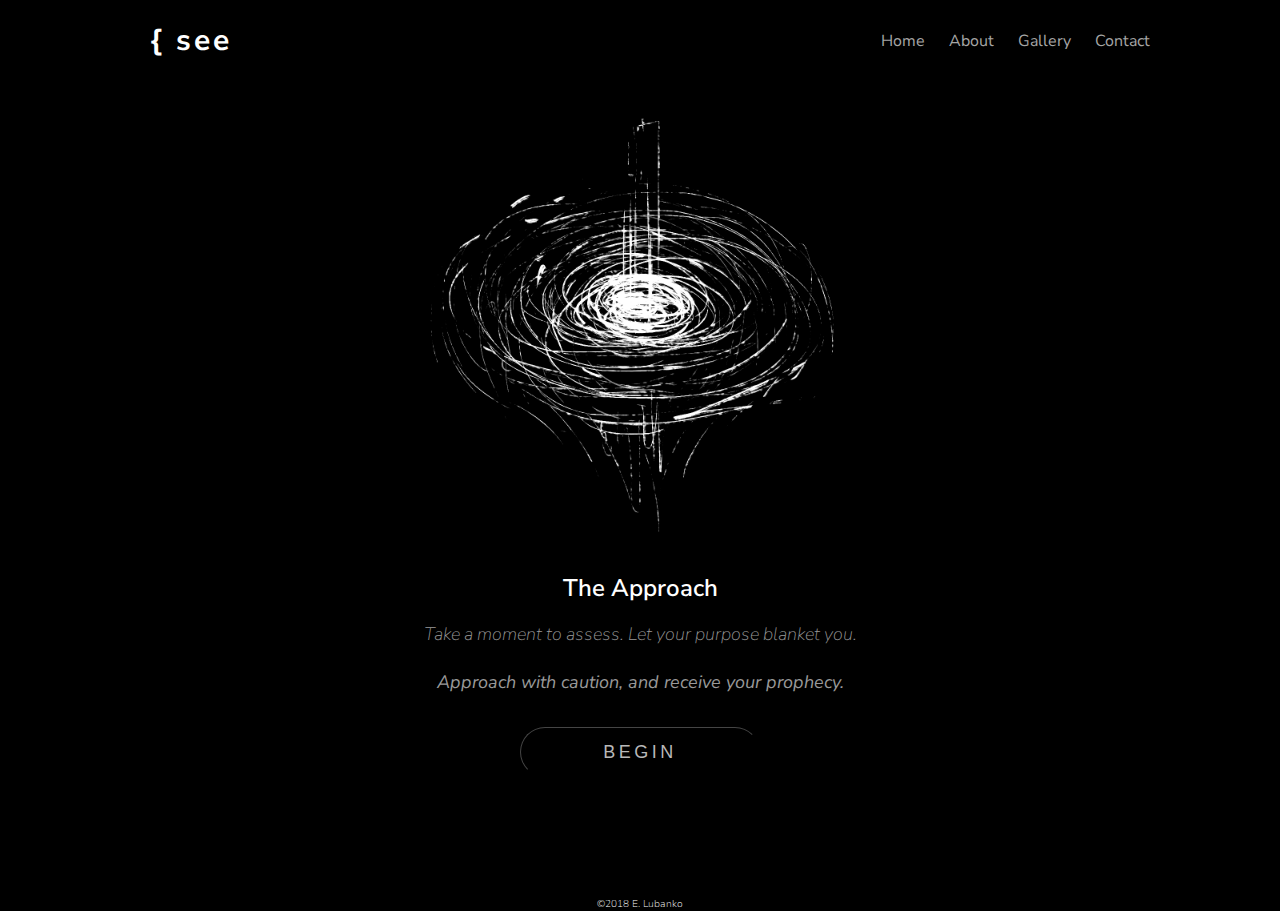
<file: index.html>
<!doctype html>
<html lang="en-us">
<head>
	<meta charset="utf-8">
	<meta name="viewport" content="width=device-width, initial-scale=1">
    <link rel="stylesheet" href="https://use.fontawesome.com/releases/v5.6.3/css/all.css" integrity="sha384-UHRtZLI+pbxtHCWp1t77Bi1L4ZtiqrqD80Kn4Z8NTSRyMA2Fd33n5dQ8lWUE00s/" crossorigin="anonymous">
	<title> + + + s e e + + +</title>
	<link rel="stylesheet" href="css/style.css">
</head>
<body>
		<header>
        
                <h1 id="logo"><a href="index.html">{ see </a></h1>
                
                <nav>                    
                    <i id="hamburger" class="fas fa-bars"></i>
                    <ul>
                        <li><a href="index.html">Home</a></li>
                        <li><a href="about.html">About</a></li>
                        <li><a class ="secretgallery" href="gallery.html">Gallery</a></li>
                        <li><a href="contact.html">Contact</a></li>
                    </ul>
                </nav>
                
            </header>
            <ul id="dropDown">
                    <li class="dropdownpoint"><a href="index.html">Home</a></li>
                    <li class="dropdownpoint"><a href="about.html">About</a></li>
                    <li class="dropdownpoint"><a class ="secretgallery" href="gallery.html">Gallery</a></li>
                    <li class="dropdownpoint"><a href="contact.html">Contact</a></li>
            </ul>

<div class="wrapper">
<!-- <div class="leftbgimage"></div> -->
    <section id="mainarea">
        <div id="cardarea">
        <img class="imagecurse" src="images/thebeginning.png">

         <h2>The Approach</h2>

         <p class = "introwelcome">
            Take a moment to assess. Let your purpose blanket you.
            <br>
            <br>
            <strong>Approach with caution, and receive your prophecy. </strong>
        </p>
    </div>

    <div class="buttonarea">
        <button class="button begin" id="togglebutton">BEGIN</button>

        <!-- <button class="button secretgallerybutton">VIEW GALLERY</button> -->

        <!-- <button class="button again">AGAIN</button> -->
    </div>

    </section>
</div>
<!-- <div class="rightbgimage"></div> -->
	<footer>
            ©2018 E. Lubanko 
    </footer>

    <script src="https://ajax.googleapis.com/ajax/libs/jquery/3.3.1/jquery.min.js"></script>	
    <script src="js/index.js"></script>
</html>
</file>
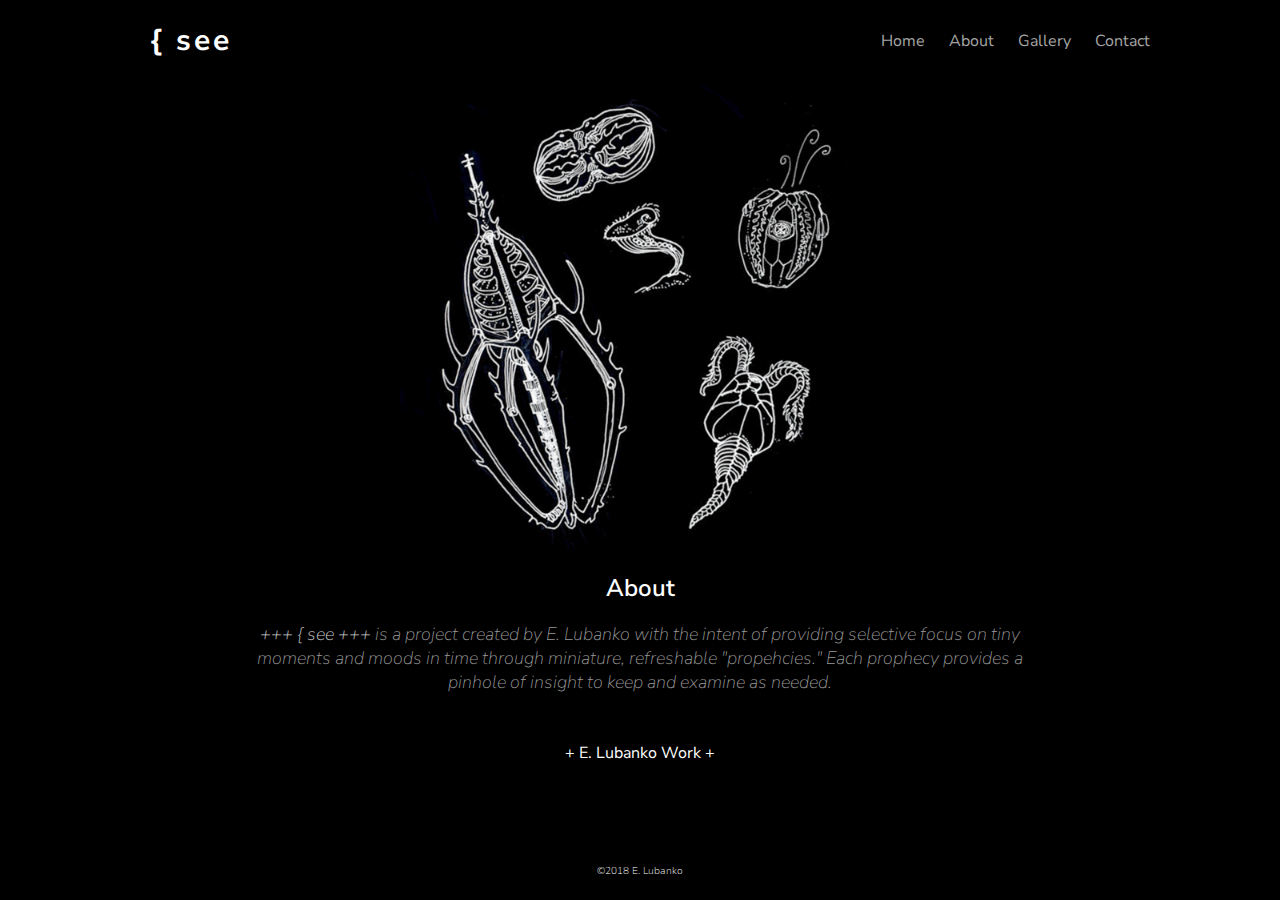
<file: about.html>
<!doctype html>
<html lang="en-us">
<head>
	<meta charset="utf-8">
	<meta name="viewport" content="width=device-width, initial-scale=1">
    <link rel="stylesheet" href="https://use.fontawesome.com/releases/v5.6.3/css/all.css" integrity="sha384-UHRtZLI+pbxtHCWp1t77Bi1L4ZtiqrqD80Kn4Z8NTSRyMA2Fd33n5dQ8lWUE00s/" crossorigin="anonymous">
	<title> + + + s e e ~ gallery ~ + + +</title>
	<link rel="stylesheet" href="css/style.css">
</head>
<body>
        <header>
        
                <h1 id="logo"><a href="index.html">{ see </a></h1>
                
                <nav>
                    <!-- menu icon goes here display hidden -->

                    <i id="hamburger" class="fas fa-bars"></i>
                    <ul>
                        <li><a href="index.html">Home</a></li>
                        <li><a href="about.html">About</a></li>
                        <li><a class ="secretgallery" href="gallery.html">Gallery</a></li>
                        <li><a href="contact.html">Contact</a></li>
                    </ul>
                </nav>
                
            </header>

        <ul id="dropDown">
                <li class="dropdownpoint"><a href="index.html">Home</a></li>
                <li class="dropdownpoint"><a href="about.html">About</a></li>
                <li class="dropdownpoint"><a class ="secretgallery" href="gallery.html">Gallery</a></li>
                <li class="dropdownpoint"><a href="contact.html">Contact</a></li>
        </ul>
    

<div class="wrapper">

    <section id = "mainarea">

        <img class="aboutimage" src="images/thesmallest.png">

         <h2>About</h2>

         <p>
            <span class="social">+++ { see +++</span> is a project created by E. Lubanko with the intent of providing selective focus on tiny moments and moods in time through miniature, refreshable "propehcies." Each prophecy provides a pinhole of insight to keep and examine as needed. 
                
        </p>
        <a href="https://www.emilylubanko.com/illustration/">+ E. Lubanko Work +</a> 

    </section>
</div>
	<footer>
            ©2018 E. Lubanko 
    </footer>
    <script src="https://ajax.googleapis.com/ajax/libs/jquery/3.3.1/jquery.min.js"></script>	
    <script src="js/index.js"></script>
</body>
</html>
</file>
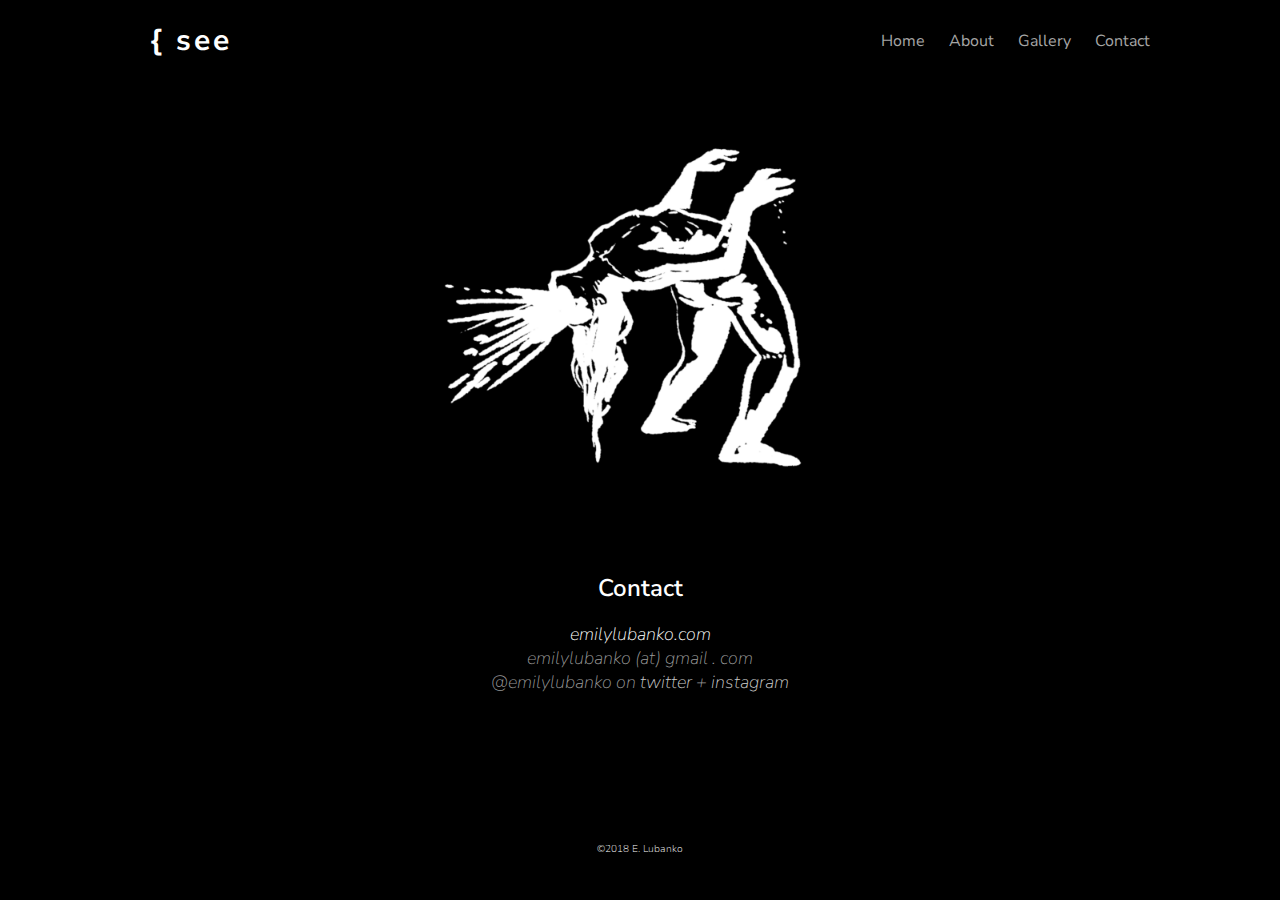
<file: contact.html>
<!doctype html>
<html lang="en-us">
<head>
	<meta charset="utf-8">
	<meta name="viewport" content="width=device-width, initial-scale=1">
    <link rel="stylesheet" href="https://use.fontawesome.com/releases/v5.6.3/css/all.css" integrity="sha384-UHRtZLI+pbxtHCWp1t77Bi1L4ZtiqrqD80Kn4Z8NTSRyMA2Fd33n5dQ8lWUE00s/" crossorigin="anonymous">
	<title> + + + s e e ~ gallery ~ + + +</title>
	<link rel="stylesheet" href="css/style.css">
</head>
<body>
        <header>
        
                <h1 id="logo"><a href="index.html">{ see </a></h1>
                
                <nav>
                    <!-- menu icon goes here display hidden -->

                    <i id="hamburger" class="fas fa-bars"></i>
                    <ul>
                        <li><a href="index.html">Home</a></li>
                        <li><a href="about.html">About</a></li>
                        <li><a class ="secretgallery" href="gallery.html">Gallery</a></li>
                        <li><a href="contact.html">Contact</a></li>
                    </ul>
                </nav>
                
            </header>

        <ul id="dropDown">
                <li class="dropdownpoint"><a href="index.html">Home</a></li>
                <li class="dropdownpoint"><a href="about.html">About</a></li>
                <li class="dropdownpoint"><a class ="secretgallery" href="gallery.html">Gallery</a></li>
                <li class="dropdownpoint"><a href="contact.html">Contact</a></li>
        </ul>
    
<div class="wrapper">

    <section id = "mainarea">

        <img class="aboutimage" src="images/theomnipotent.png">

         <h2>Contact</h2>

         <p>
             <a href="https://www.emilylubanko.com" target="_blank">emilylubanko.com</a>
             <br>
            emilylubanko (at) gmail . com
            <br>
            @emilylubanko on <a class="social" href="https://twitter.com/emilylubanko" target="_blank">twitter</a> + <a class=
            "social" href="https://www.instagram.com/emilylubanko/" target="_blank">instagram</a>
                
        </p>
    </section>
</div>
	<footer>
            ©2018 E. Lubanko 
    </footer>
    <script src="https://ajax.googleapis.com/ajax/libs/jquery/3.3.1/jquery.min.js"></script>	
		<script src="js/index.js"></script>
</body>
</html>
</file>
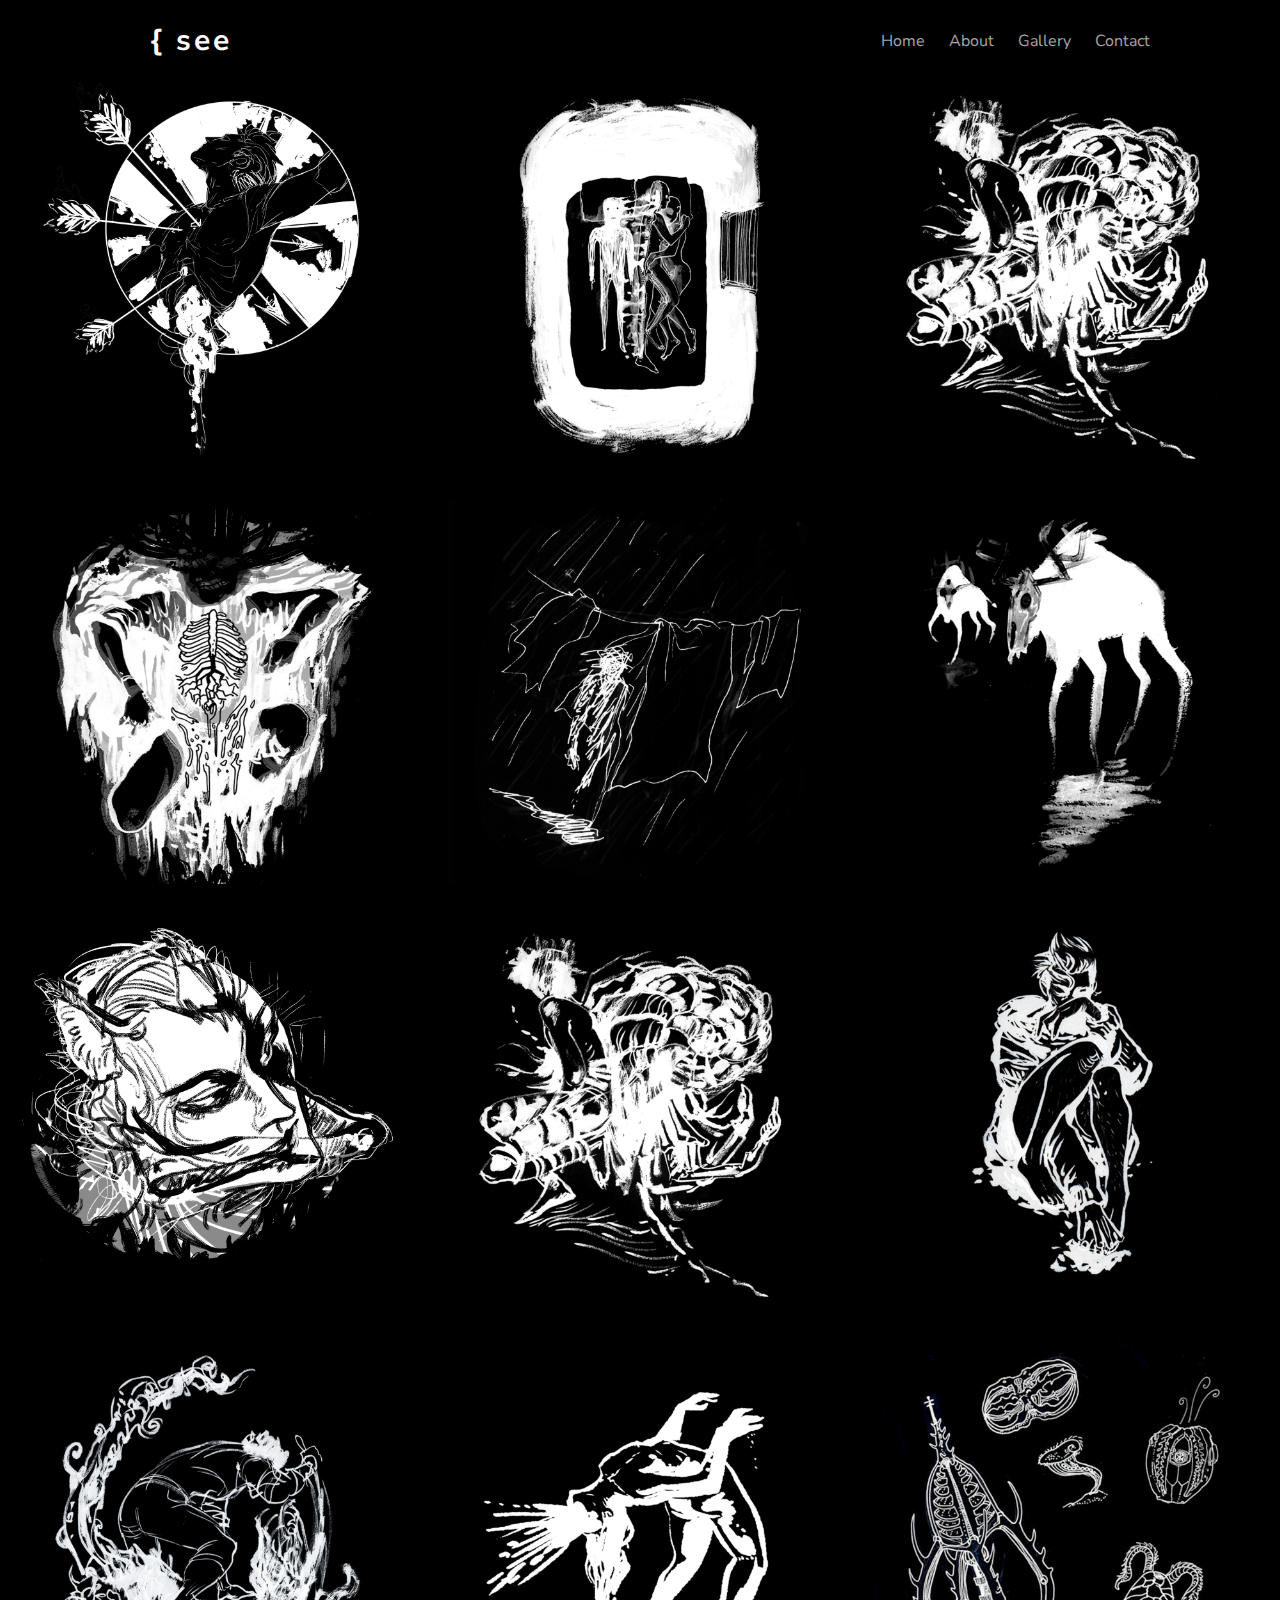
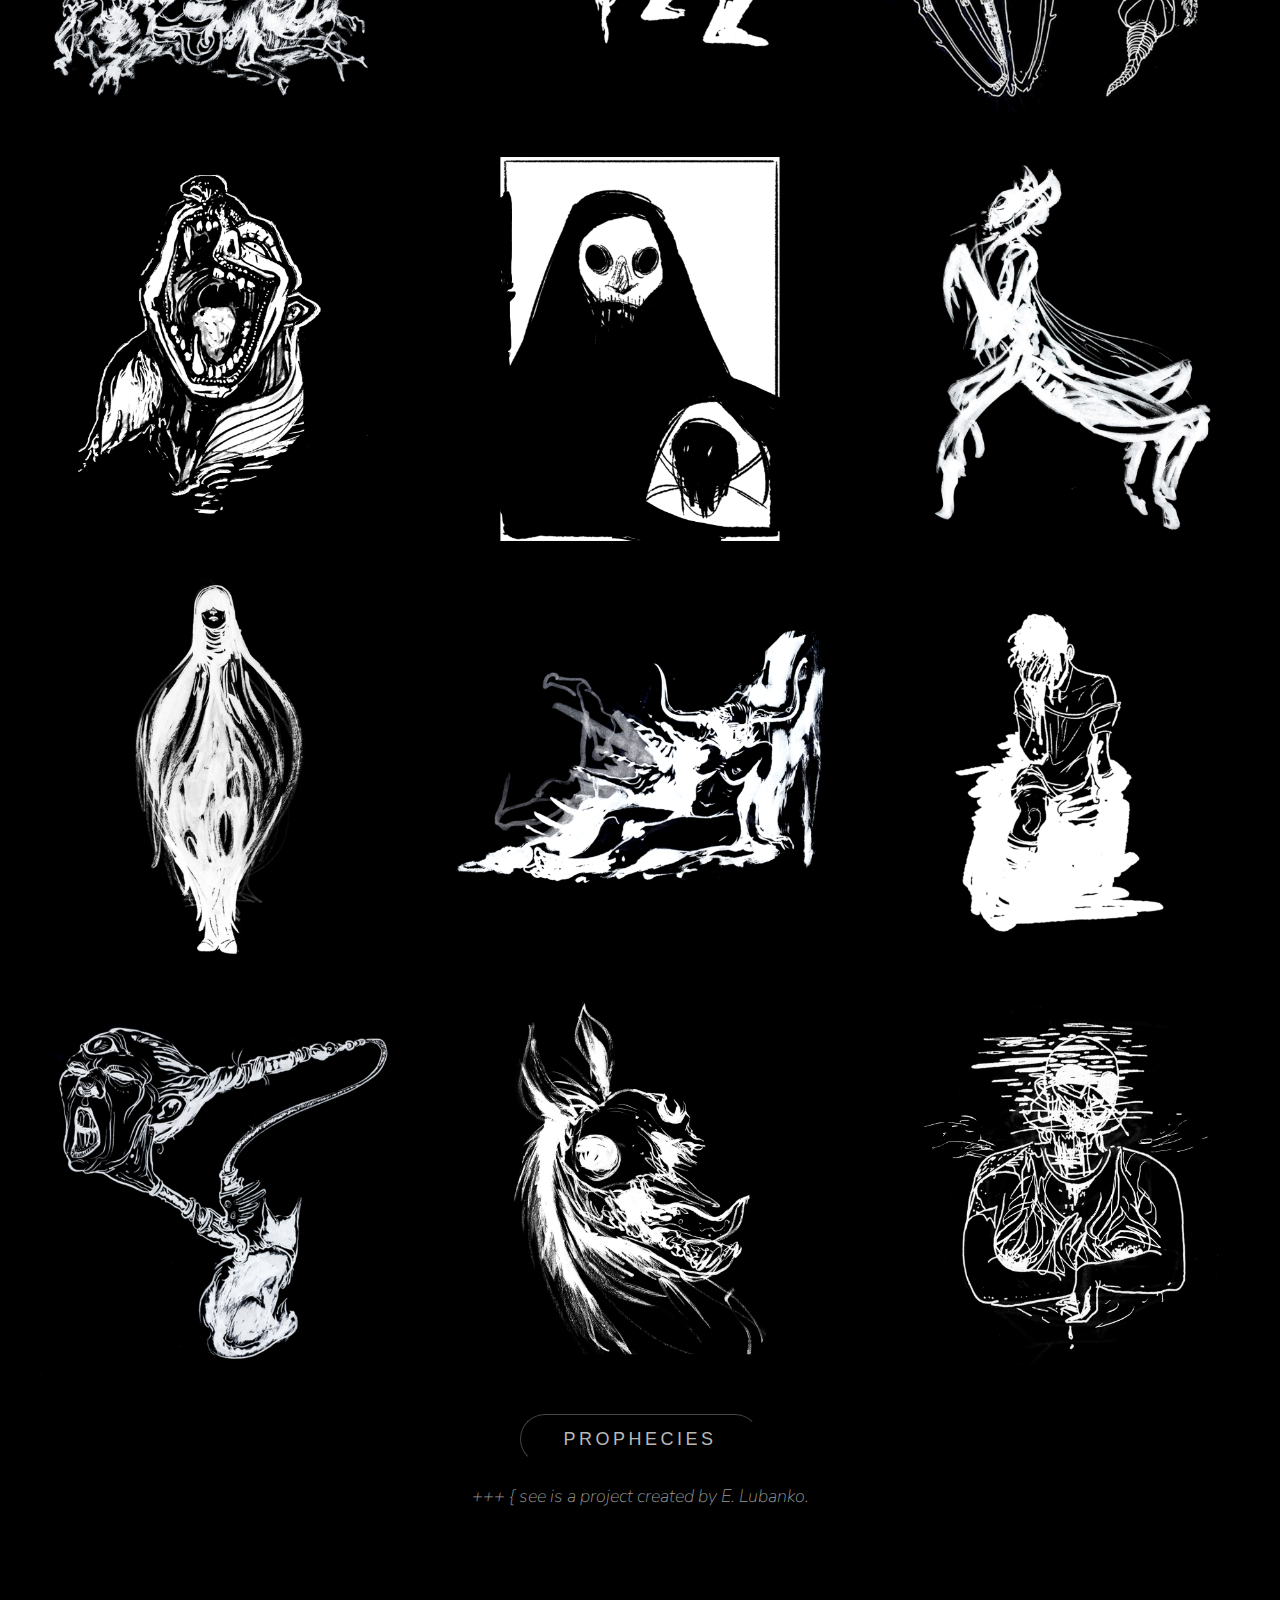
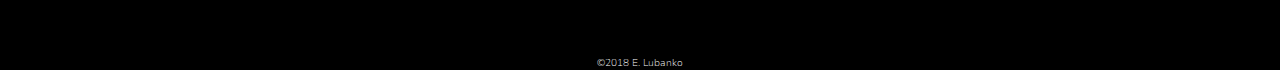
<file: gallery.html>
<!doctype html>
<html lang="en-us">
<head>
	<meta charset="utf-8">
	<meta name="viewport" content="width=device-width, initial-scale=1">
    <link rel="stylesheet" href="https://use.fontawesome.com/releases/v5.6.3/css/all.css" integrity="sha384-UHRtZLI+pbxtHCWp1t77Bi1L4ZtiqrqD80Kn4Z8NTSRyMA2Fd33n5dQ8lWUE00s/" crossorigin="anonymous">
	<title> + + + s e e ~ gallery ~ + + +</title>
	<link rel="stylesheet" href="css/style.css">
</head>
<body>
        <header>
        
                <h1 id="logo"><a href="index.html">{ see </a></h1>
                
                <nav>

                    <i id="hamburger" class="fas fa-bars"></i>
                    <ul>
                        <li><a href="index.html">Home</a></li>
                        <li><a href="about.html">About</a></li>
                        <li><a class ="secretgallery" href="gallery.html">Gallery</a></li>
                        <li><a href="contact.html">Contact</a></li>
                    </ul>
                </nav>
                
            </header>

            <ul id="dropDown">
                <li class="dropdownpoint"><a href="index.html">Home</a></li>
                <li class="dropdownpoint"><a href="about.html">About</a></li>
                <li class="dropdownpoint"><a class ="secretgallery" href="gallery.html">Gallery</a></li>
                <li class="dropdownpoint"><a href="contact.html">Contact</a></li>
        </ul>
    
<div class="wrapper">

    <section id = "gallery">

        <div class="container">
            <div class="grid">

                <div class="cell">
                        <img src="images/thelostsaint.png" class="responsive-image">
                </div>


                <div class="cell">
                        <img src="images/thelonelypair.png" class="responsive-image">
                </div>
                
                <div class="cell">
                    <img src="images/thereborn.png" class="responsive-image">
                </div>

                <div class="cell">
                    <img src="images/therecombined.png" class="responsive-image">
                </div>

                <div class="cell">
                        <img src="images/theharbinger.png" class="responsive-image">
                </div>

                <div class="cell">
                        <img src="images/theherd.png" class="responsive-image">
                </div>

                <div class="cell">
                        <img src="images/theliminal.png" class="responsive-image">
                </div>

                <div class="cell">
                        <img src="images/thereborn.png" class="responsive-image">
                </div>

                <div class="cell">
                        <img src="images/thepensive.png" class="responsive-image">
                    </div>
                    
                    <div class="cell">
                        <img src="images/thepunishing.png" class="responsive-image">
                    </div>

                <div class="cell">
                            <img src="images/theomnipotent.png" class="responsive-image">
                </div>

                <div class="cell">
                        <img src="images/thesmallest.png" class="responsive-image">
                </div>

                <div class="cell">
                        <img src="images/maryanne.png" class="responsive-image">
                </div>

                <div class="cell">
                        <img src="images/themother.png" class="responsive-image">
                </div>

                <div class="cell">
                        <img src="images/themantisking.png" class="responsive-image">
                </div>

                <div class="cell">
                        <img src="images/theseer.png" class="responsive-image">
                </div>

                <div class="cell">
                        <img src="images/thesecretive.png" class="responsive-image">
                </div>

            

                <div class="cell">
                        <img src="images/theshamed.png" class="responsive-image">
                </div>

                <div class="cell">
                        <img src="images/thespeaker.png" class="responsive-image">
                </div>

                <div class="cell">
                        <img src="images/thesteed.png" class="responsive-image">
                </div>

                <div class="cell">
                        <img src="images/thewizened.png" class="responsive-image">
                </div>



            </div>
         </div>

         <button class="button begin" onclick="window.location.href='imagepairings.html'">PROPHECIES</button>

         <p>
            +++ { see is a project created by E. Lubanko.

        </p>


    </section>
</div>
	<footer>
            ©2018 E. Lubanko 
        </footer>
        <script src="https://ajax.googleapis.com/ajax/libs/jquery/3.3.1/jquery.min.js"></script>	
        <script src="js/index.js"></script>
</body>
</html>
</file>
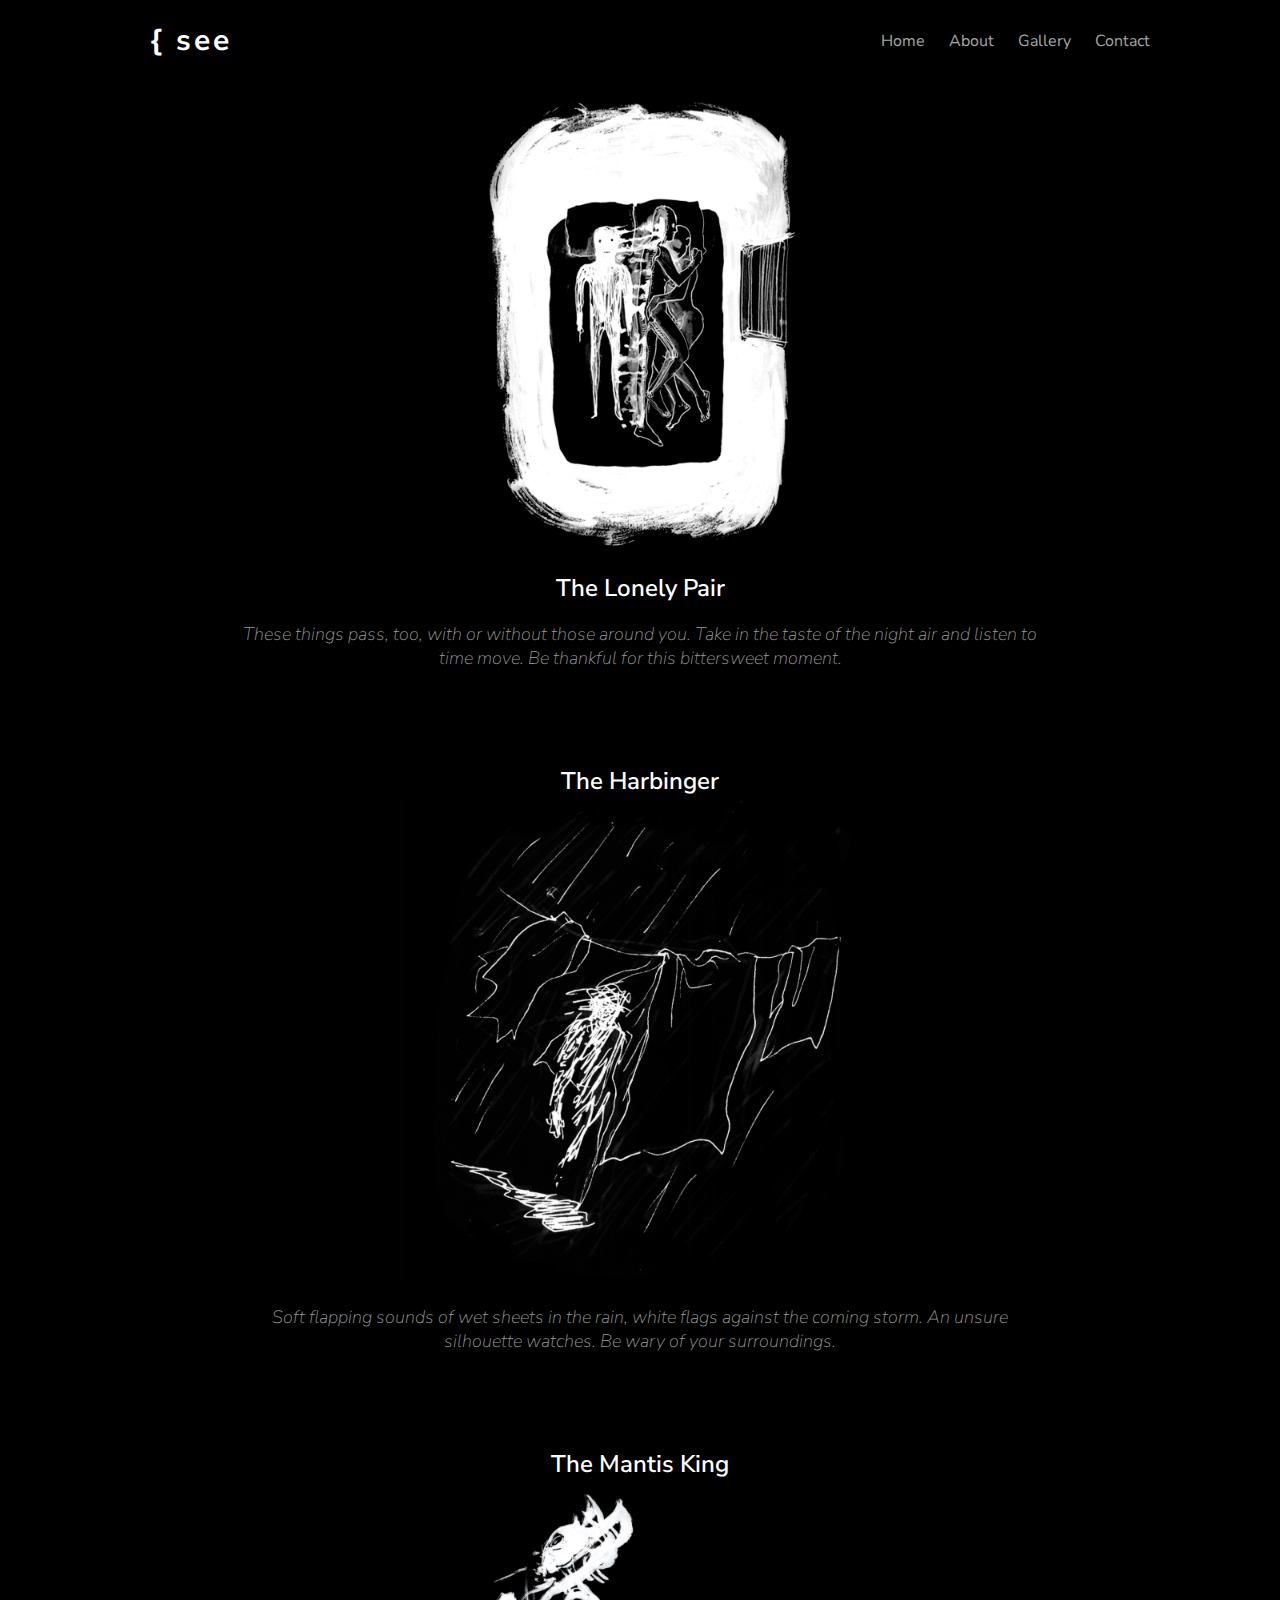
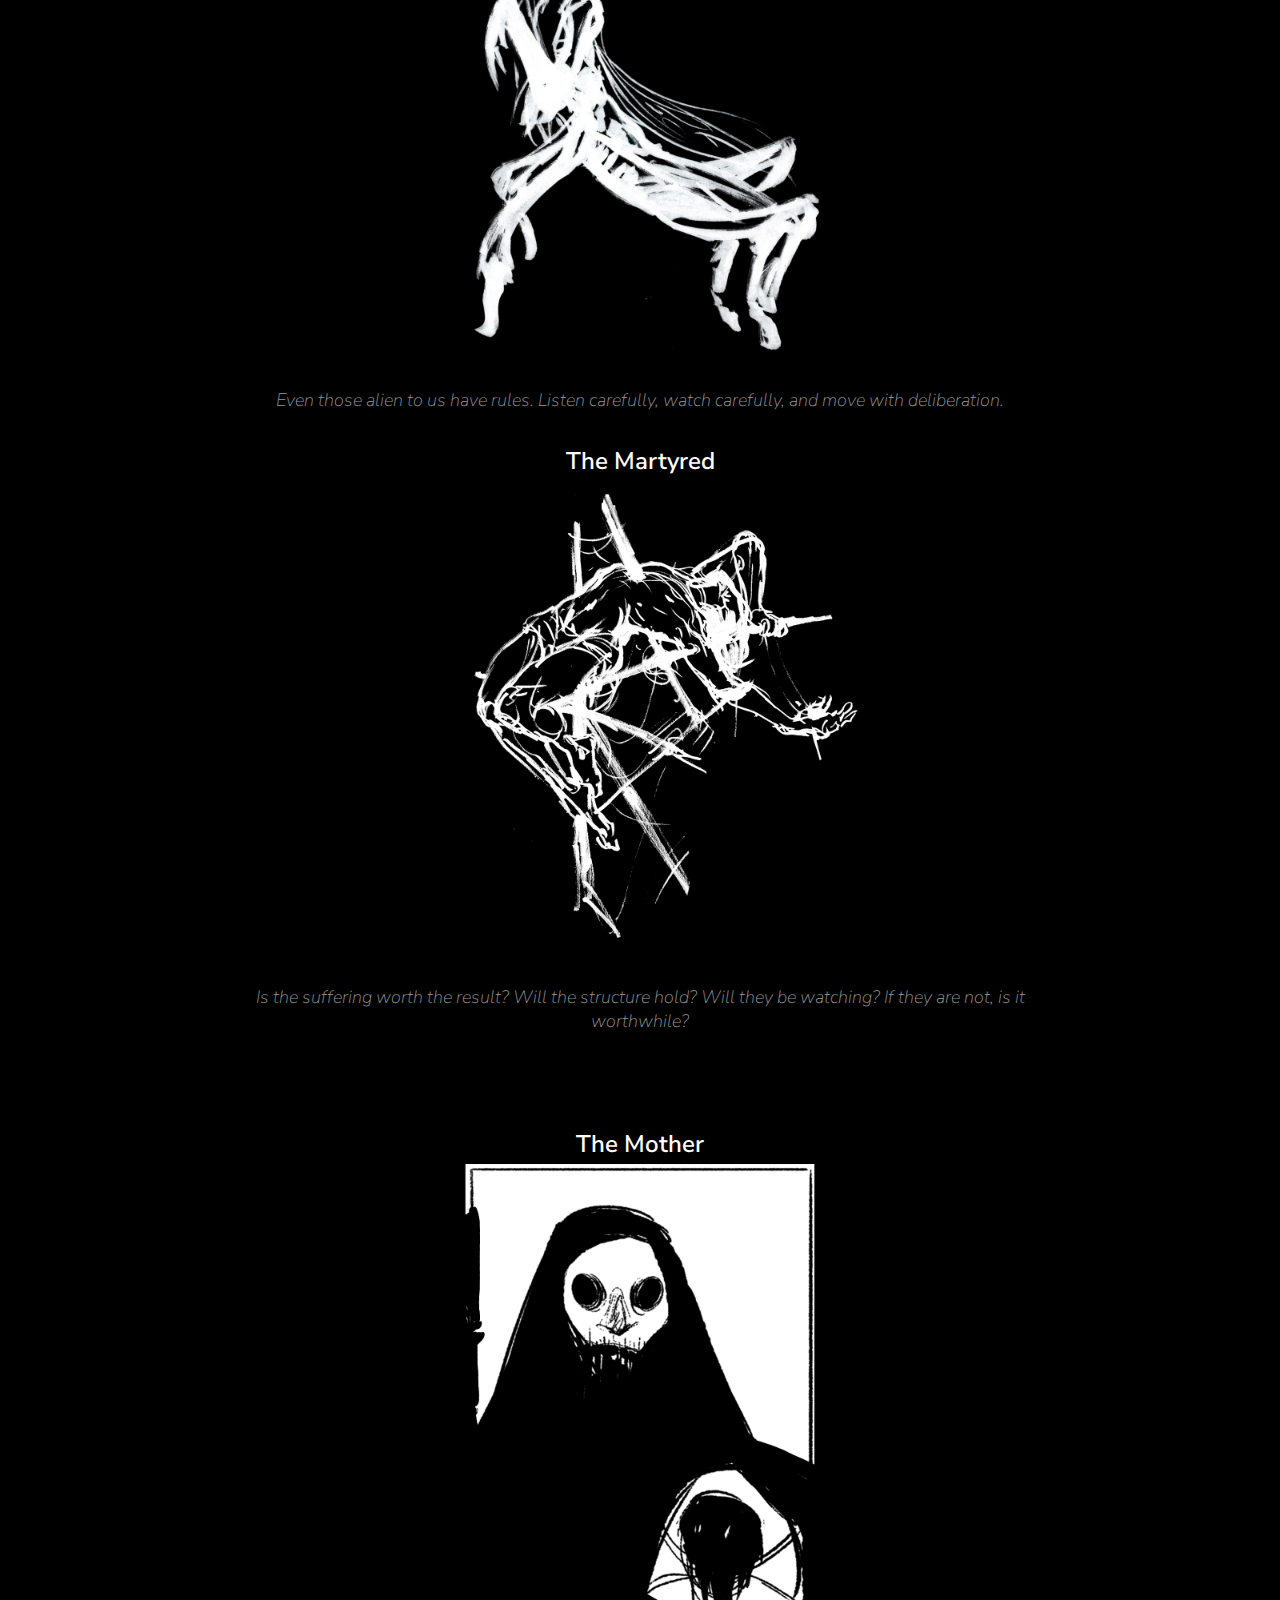
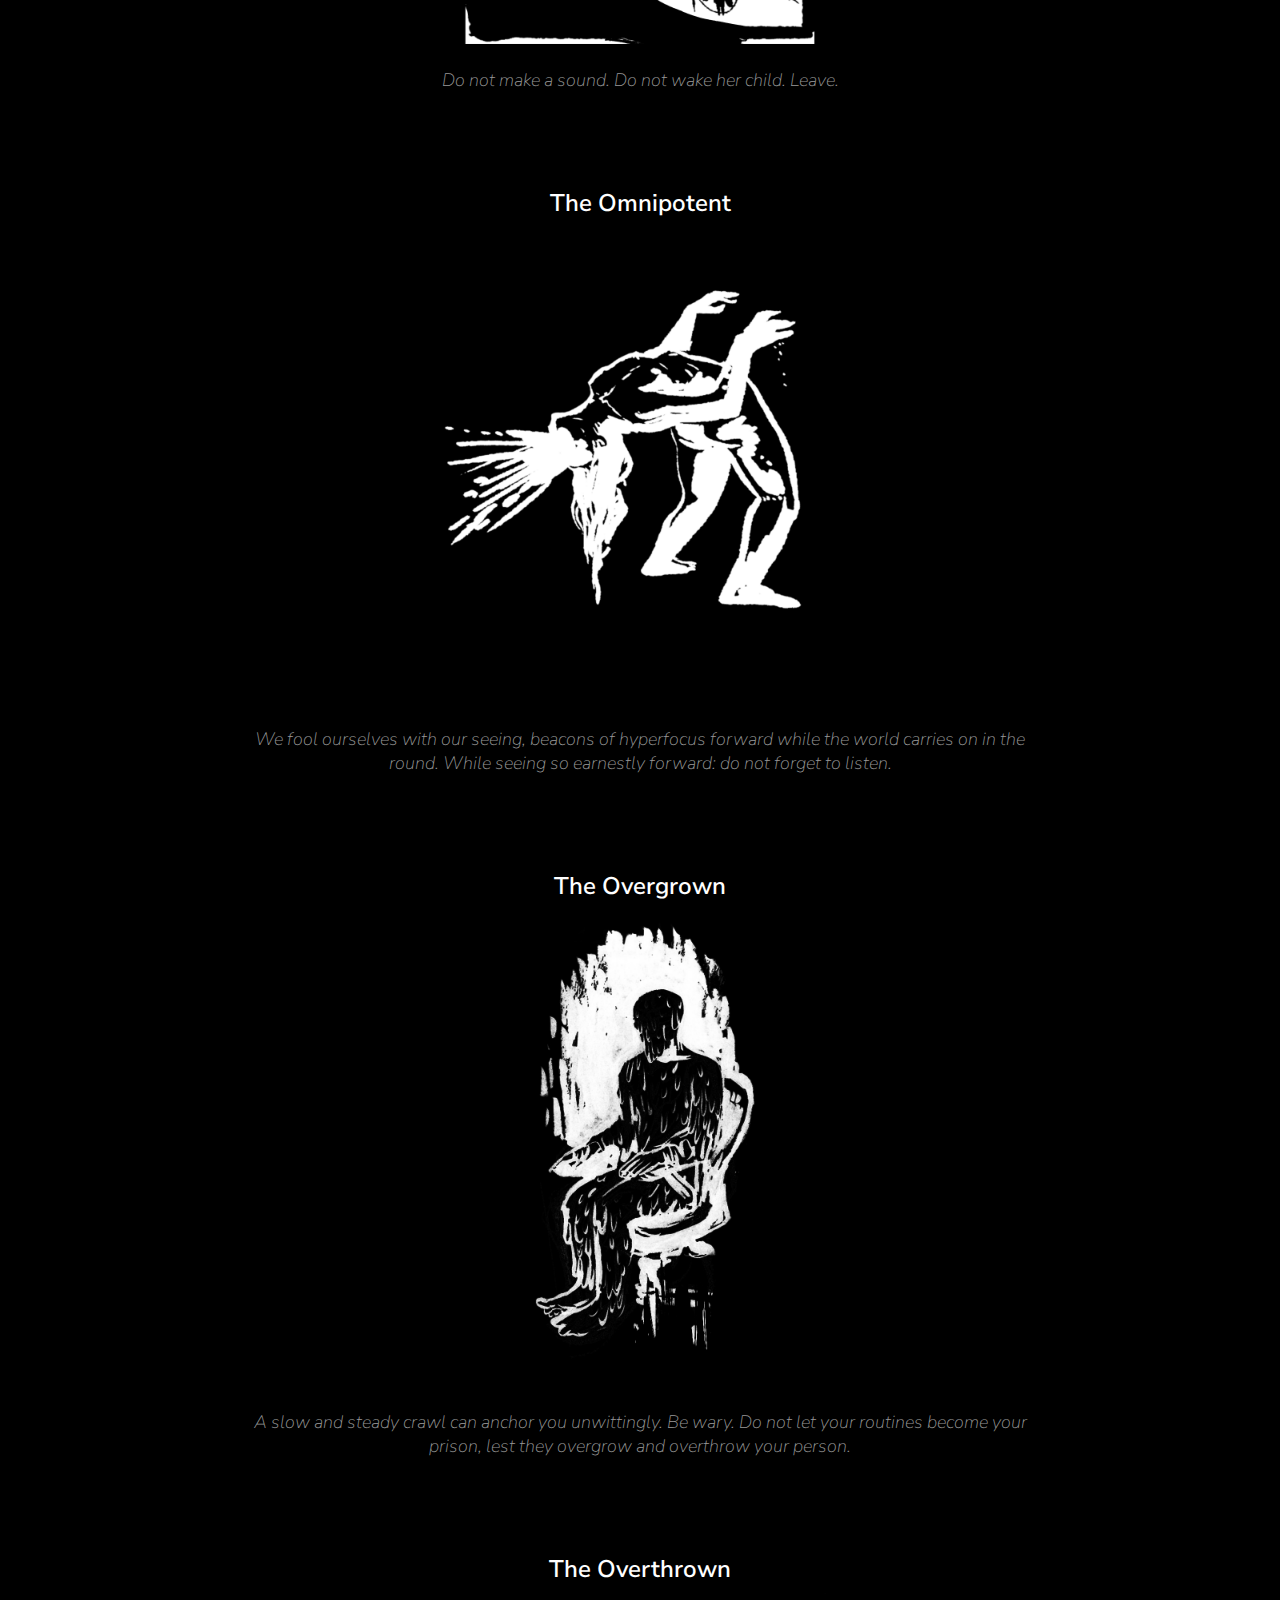
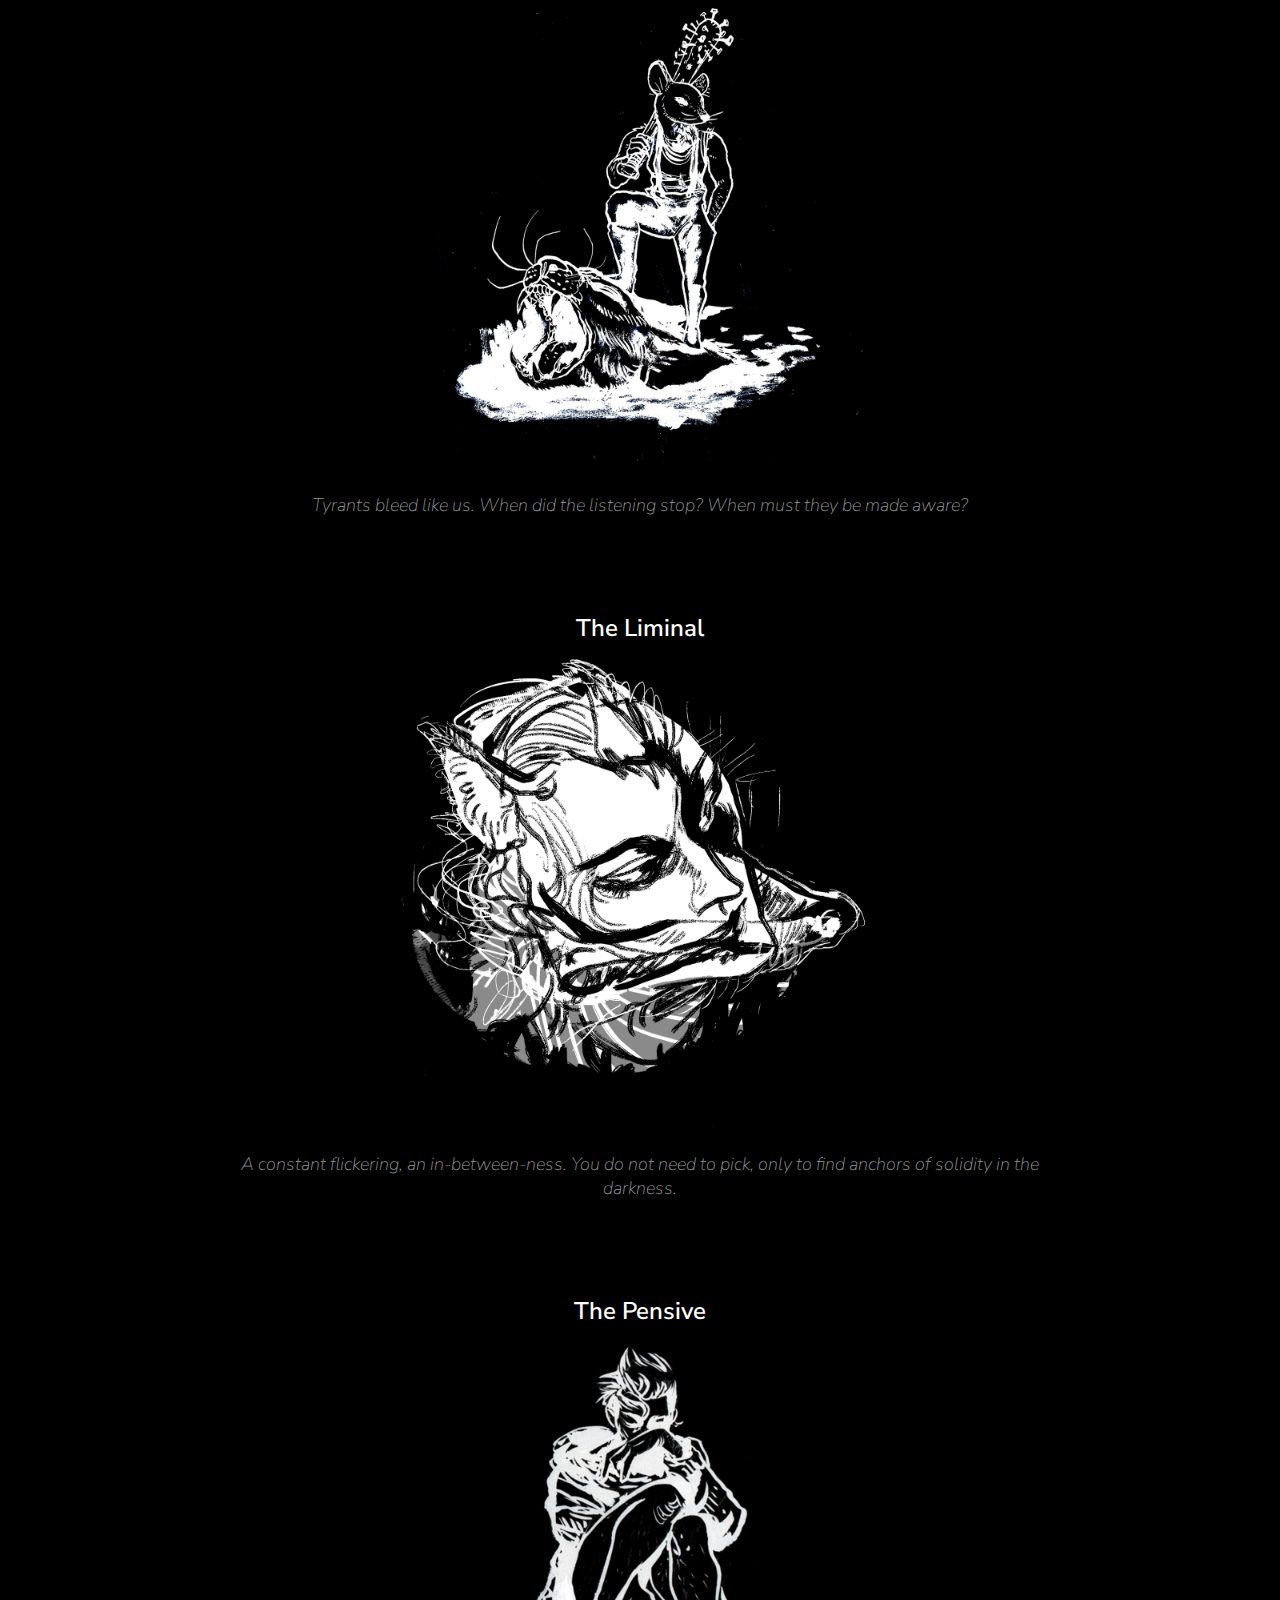
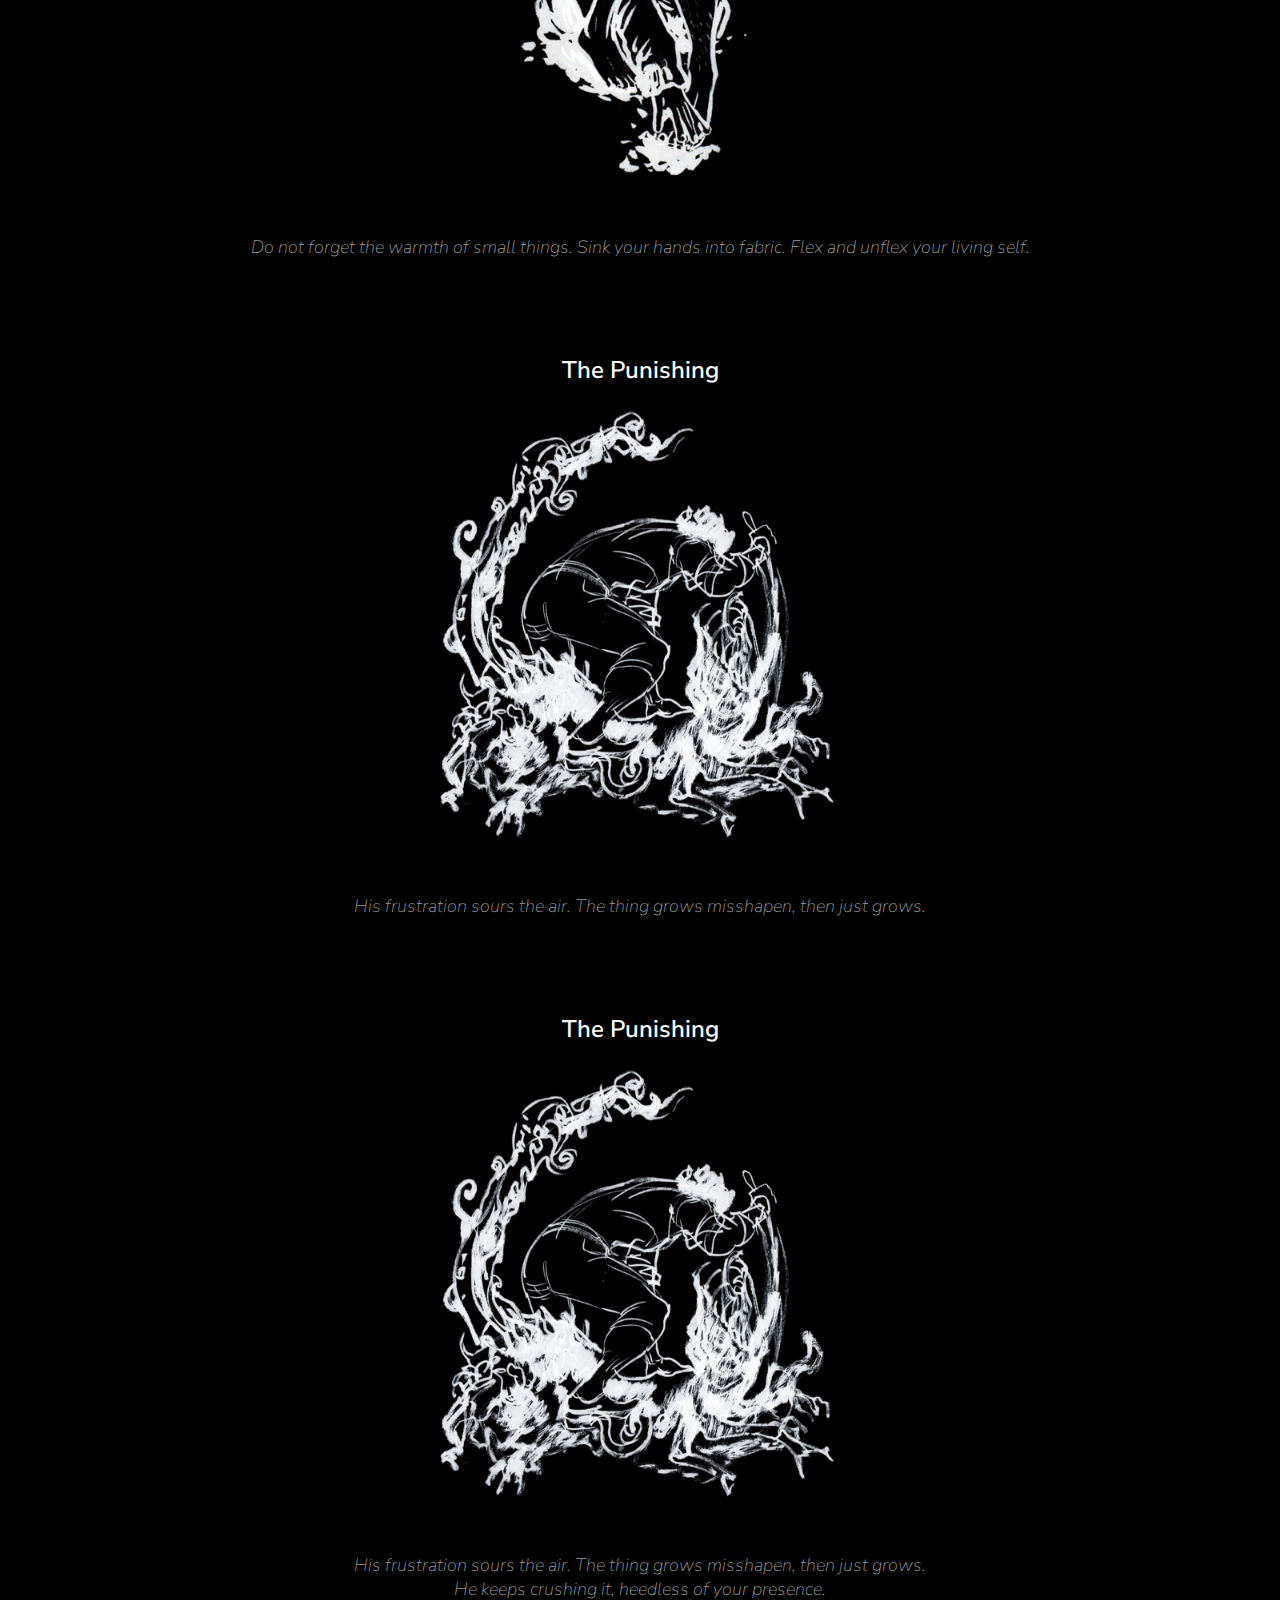
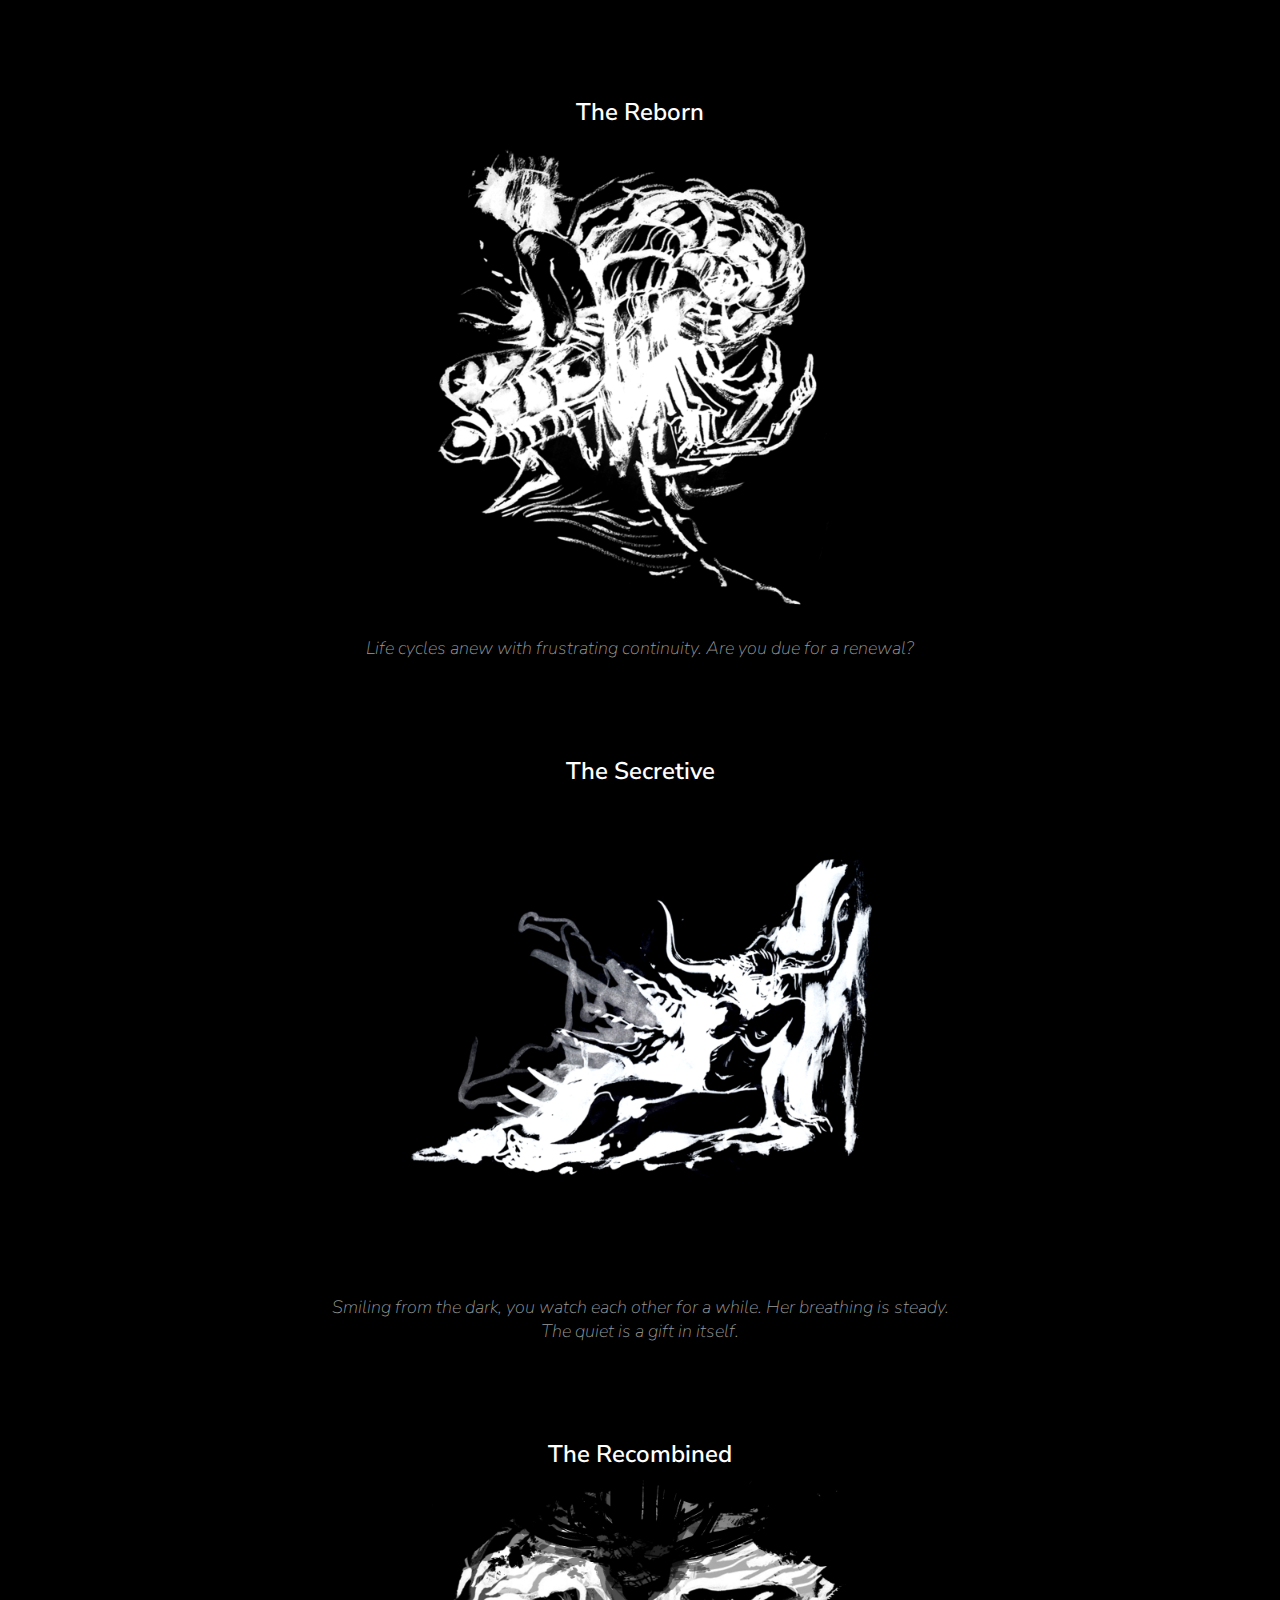
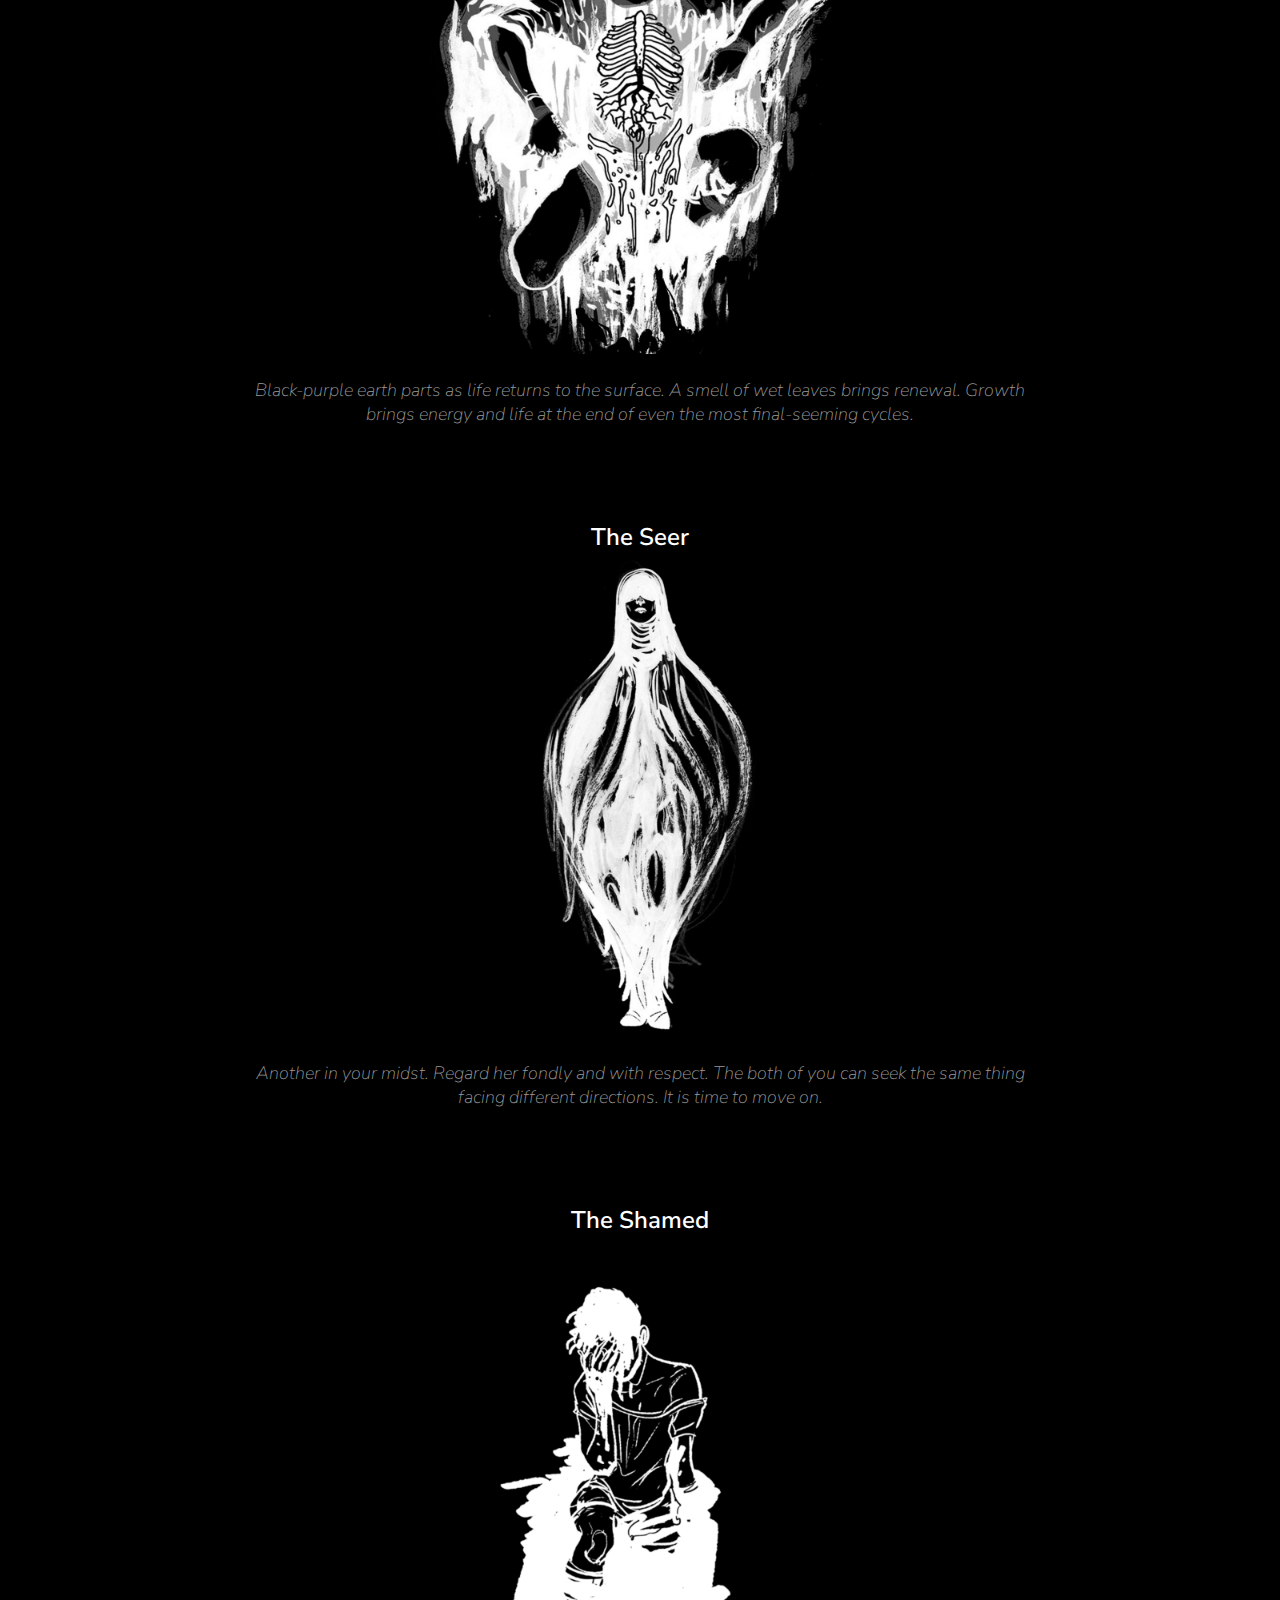
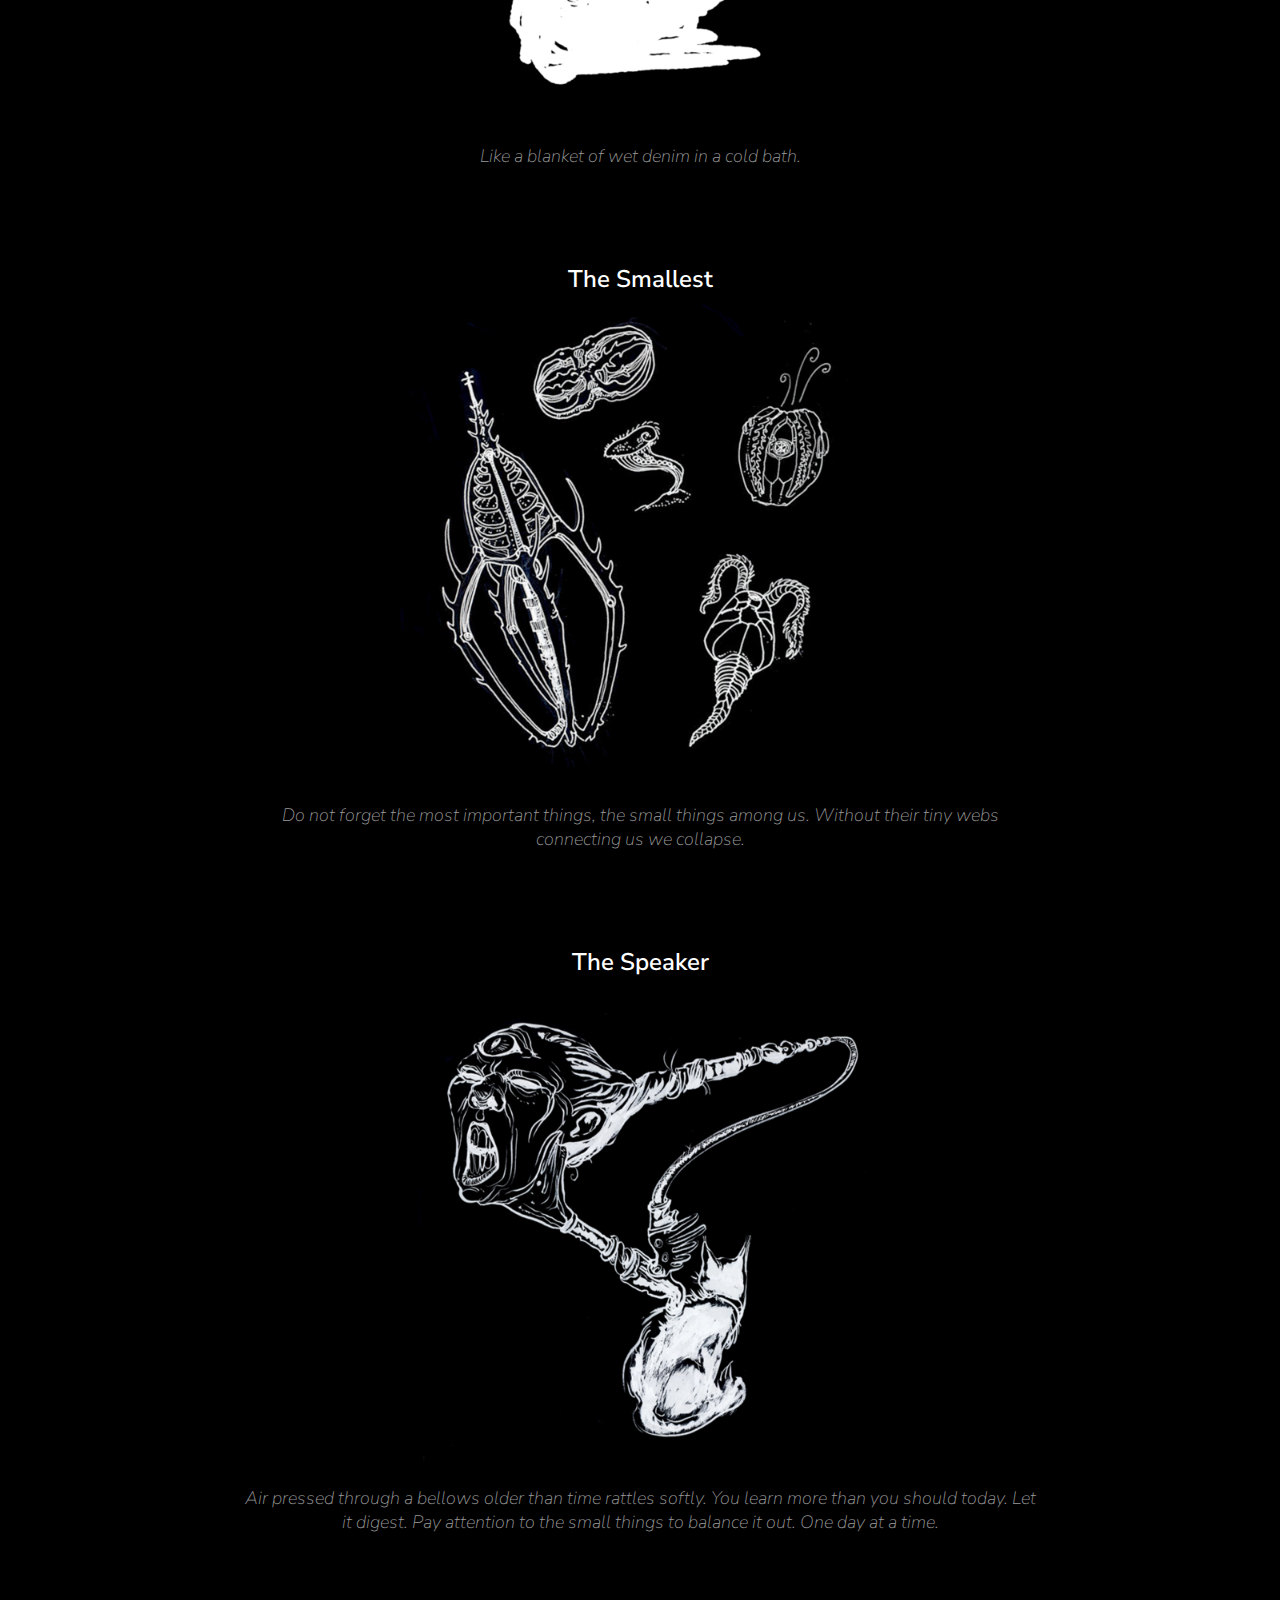
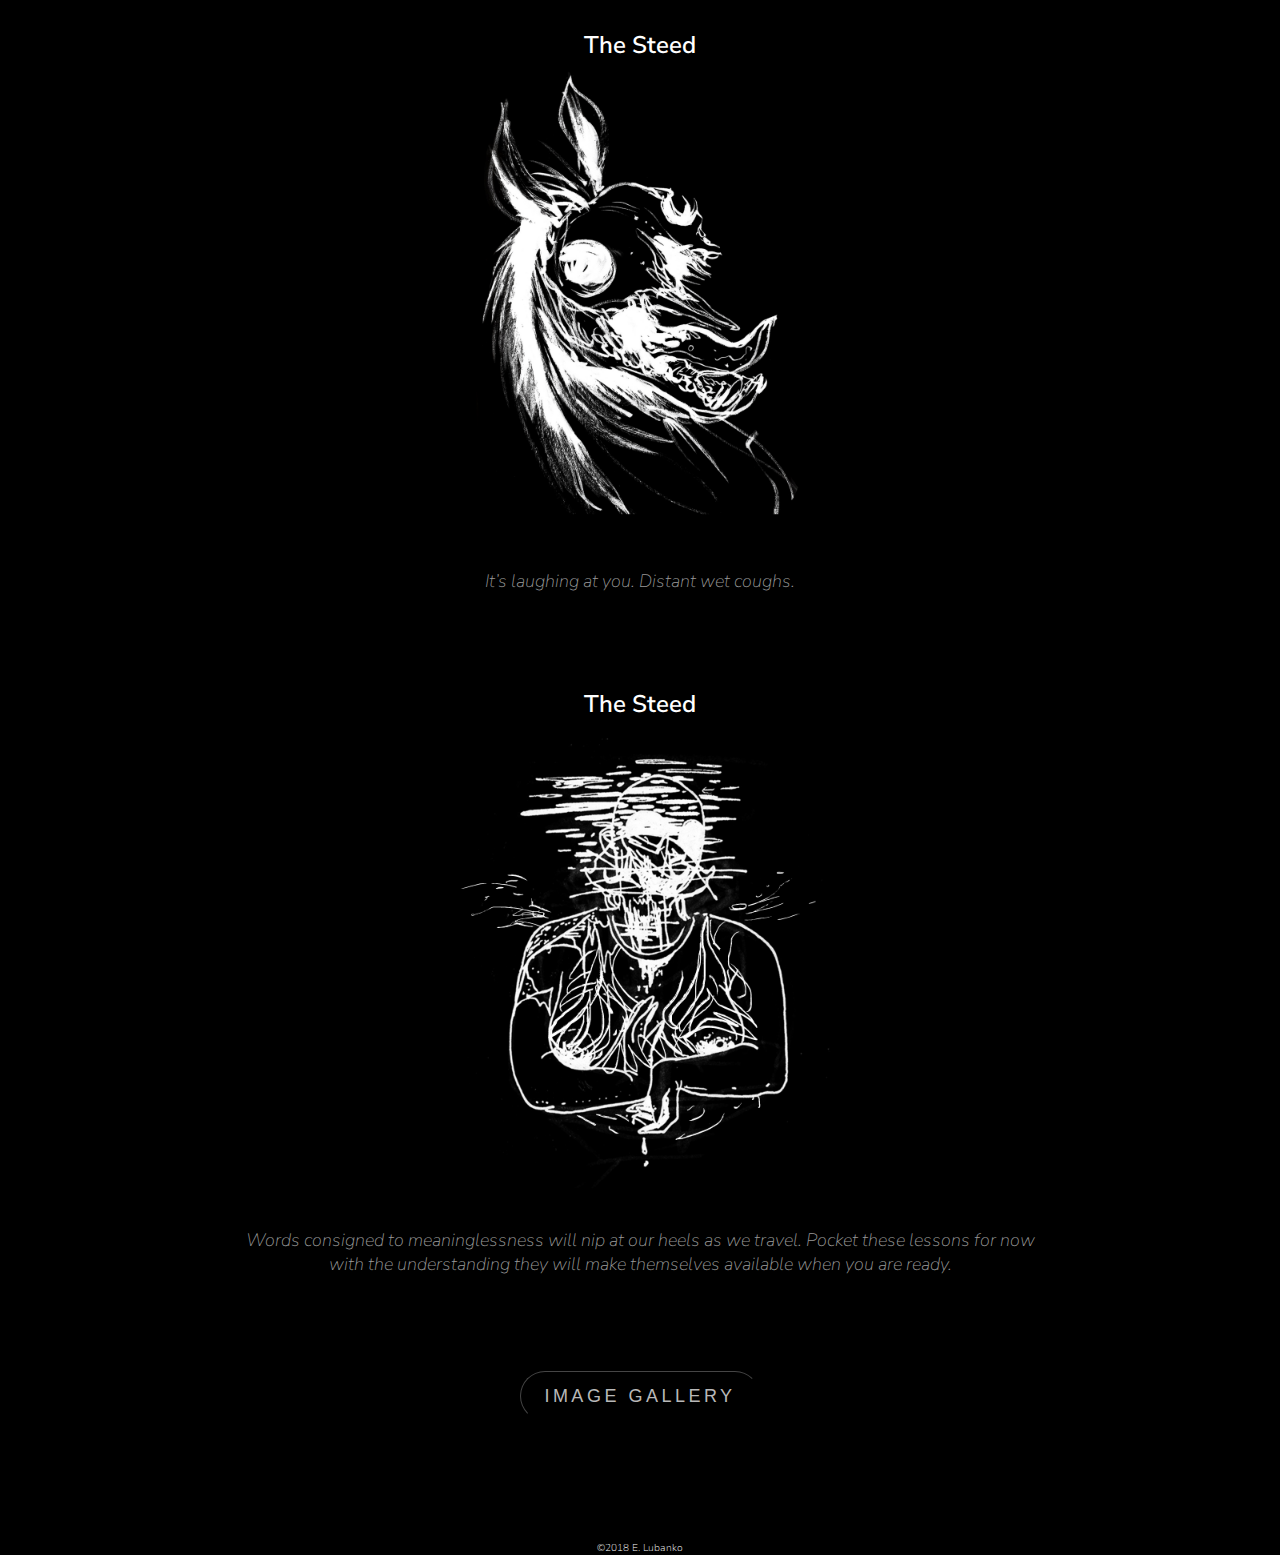
<file: imagepairings.html>
<!doctype html>
<html lang="en-us">
<head>
	<meta charset="utf-8">
	<meta name="viewport" content="width=device-width, initial-scale=1">
    <link rel="stylesheet" href="https://use.fontawesome.com/releases/v5.6.3/css/all.css" integrity="sha384-UHRtZLI+pbxtHCWp1t77Bi1L4ZtiqrqD80Kn4Z8NTSRyMA2Fd33n5dQ8lWUE00s/" crossorigin="anonymous">
	<title> + + + s e e + + +</title>
	<link rel="stylesheet" href="css/style.css">
</head>
<body>
		<header>
        
                <h1 id="logo"><a href="index.html">{ see </a></h1>
                
                <nav>
                    <!-- menu icon goes here display hidden -->

                    <i id="hamburger" class="fas fa-bars"></i>
                    <ul>
                        <li><a href="index.html">Home</a></li>
                        <li><a href="about.html">About</a></li>
                        <li><a class ="secretgallery" href="gallery.html">Gallery</a></li>
                        <li><a href="contact.html">Contact</a></li>
                    </ul>
                </nav>
                
            </header>
    <ul id="dropDown">
            <li class="dropdownpoint"><a href="index.html">Home</a></li>
            <li class="dropdownpoint"><a href="about.html">About</a></li>
            <li class="dropdownpoint"><a class ="secretgallery" href="gallery.html">Gallery</a></li>
            <li class="dropdownpoint"><a href="contact.html">Contact</a></li>
    </ul>

<div class="wrapper">
<!-- <div class="leftbgimage"></div> -->
    <section id = "mainarea">

      

<div id="lonelypair" class="listpoem">
    <img class="imagecurse" src="images/thelonelypair.png">

    <h2>The Lonely Pair</h2>

    <p class = "introwelcome">
        These things pass, too, with or without those around you. Take in the taste of the night air and listen to time move. Be thankful for this bittersweet moment. 
    </p>
</div>


<div id="harbinger" class="listpoem">
    <h2>The Harbinger</h2>
    <img class="imagecurse" src="images/theharbinger.png">

    <p class = "introwelcome">
        Soft flapping sounds of wet sheets in the rain, white flags against the coming storm. An unsure silhouette watches. Be wary of your surroundings.
    </p>
</div>


<div id="mantis">
    <h2>The Mantis King</h2>
    <img class="imagecurse" src="images/themantisking.png">

    <p class = "introwelcome">
        Even those alien to us have rules. Listen carefully, watch carefully, and move with deliberation. 

    </p>
</div>

<div id="martyred" class="listpoem">
    <h2>The Martyred</h2>
    <img class="imagecurse" src="images/themartyred.png">

    <p class = "introwelcome">
        Is the suffering worth the result? Will the structure hold? Will they be watching? If they are not, is it worthwhile?

    </p>
</div>

<div id="mother" class="listpoem">
    <h2>The Mother</h2>
    <img class="imagecurse" src="images/themother.png">

    <p class = "introwelcome">
        Do not make a sound. 

        Do not wake her child. Leave. 
    </p>
</div>

<div id="omnipotent" class="listpoem">
    <h2>The Omnipotent</h2>
    <img class="imagecurse" src="images/theomnipotent.png">

    <p class = "introwelcome">
        We fool ourselves with our seeing, beacons of hyperfocus forward while the world carries on in the round. While seeing so earnestly forward: do not forget to listen.
    </p>
</div>

<div id="overgrown" class="listpoem">
    <h2>The Overgrown</h2>
    <img class="imagecurse" src="images/theovergrown.png">

    <p class = "introwelcome">
        A slow and steady crawl can anchor you unwittingly. Be wary. Do not let your routines become your prison, lest they overgrow and overthrow your person. 
    </p>
</div>

<div id="overthrown" class="listpoem">
    <h2>The Overthrown</h2>
    <img class="imagecurse" src="images/theoverthrown.png">

    <p class = "introwelcome">
        Tyrants bleed like us. When did the listening stop? When must they be made aware?
    </p>
</div>


<div id="liminal" class="listpoem">
    <h2>The Liminal</h2>
    <img class="imagecurse" src="images/theliminal.png">

    <p class = "introwelcome">
        A constant flickering, an in-between-ness. You do not need to pick, only to find anchors of solidity in the darkness.

    </p>
</div>


<div id="pensive" class="listpoem">
    <h2>The Pensive</h2>
    <img class="imagecurse" src="images/thepensive.png">

    <p class = "introwelcome">
        Do not forget the warmth of small things. Sink your hands into fabric. Flex and unflex your living self.
    </p>
</div>

<div id="pensive" class="listpoem">
    <h2>The Punishing</h2>
    <img class="imagecurse" src="images/thepunishing.png">

    <p class = "introwelcome">
        His frustration sours the air. The thing grows misshapen, then just grows. 

    </p>
</div>

<div id="punishing" class="listpoem">
    <h2>The Punishing</h2>
    <img class="imagecurse" src="images/thepunishing.png">

    <p class = "introwelcome">
        His frustration sours the air. The thing grows misshapen, then just grows. 
        <br>
        He keeps crushing it, heedless of your presence.
    </p>
</div>


<div id="reborn" class="listpoem">
    <h2>The Reborn</h2>
    <img class="imagecurse" src="images/thereborn.png">

    <p class = "introwelcome">
        Life cycles anew with frustrating continuity. Are you due for a renewal? 
    </p>
</div>

<div id="secretive" class="listpoem">
    <h2>The Secretive</h2>
    <img class="imagecurse" src="images/thesecretive.png">

    <p class = "introwelcome">
        Smiling from the dark, you watch each other for a while. Her breathing is steady.
        <br>
        The quiet is a gift in itself. 

    </p>
</div>

<div id="recombined" class="listpoem">
    <h2>The Recombined</h2>
    <img class="imagecurse" src="images/therecombined.png">

    <p class = "introwelcome">
        Black-purple earth parts as life returns to the surface. A smell of wet leaves brings renewal. Growth brings energy and life at the end of even the most final-seeming cycles.
    </p>
</div>

<div id="seer" class="listpoem">
    <h2>The Seer</h2>
    <img class="imagecurse" src="images/theseer.png">

    <p class = "introwelcome">
        Another in your midst. Regard her fondly and with respect. The both of you can seek the same thing facing different directions. It is time to move on. 
    </p>
</div>

<div id="shamed" class="listpoem">
    <h2>The Shamed</h2>
    <img class="imagecurse" src="images/theshamed.png">

    <p class = "introwelcome">
        Like a blanket of wet denim in a cold bath. 
    </p>
</div>

<div id="smallest" class="listpoem">
    <h2>The Smallest</h2>
    <img class="imagecurse" src="images/thesmallest.png">

    <p class = "introwelcome">
        Do not forget the most important things, the small things among us. Without their tiny webs connecting us we collapse. 
    </p>
</div>

<div id="speaker" class="listpoem">
    <h2>The Speaker</h2>
    <img class="imagecurse" src="images/thespeaker.png">

    <p class = "introwelcome">
        Air pressed through a bellows older than time rattles softly. You learn more than you should today. Let it digest. Pay attention to the small things to balance it out. One day at a time. 
    </p>
</div>

<div id="steed" class="listpoem">
    <h2>The Steed</h2>
    <img class="imagecurse" src="images/thesteed.png">

    <p class = "introwelcome">
        It’s laughing at you. Distant wet coughs. 
    </p>
</div>

<div id="wizened" class="listpoem">
    <h2>The Steed</h2>
    <img class="imagecurse" src="images/thewizened.png">

    <p class = "introwelcome">
        Words consigned to meaninglessness will nip at our heels as we travel. Pocket these lessons for now with the understanding they will make themselves available when you are ready. 
    </p>
</div>




<button class="button begin" onclick="window.location.href='gallery.html'">IMAGE GALLERY</button>







    </section>
</div>
	<footer>
            ©2018 E. Lubanko 
    </footer>

    <script src="https://ajax.googleapis.com/ajax/libs/jquery/3.3.1/jquery.min.js"></script>	
    <script src="js/index.js"></script>
</body>
</html>
</file>
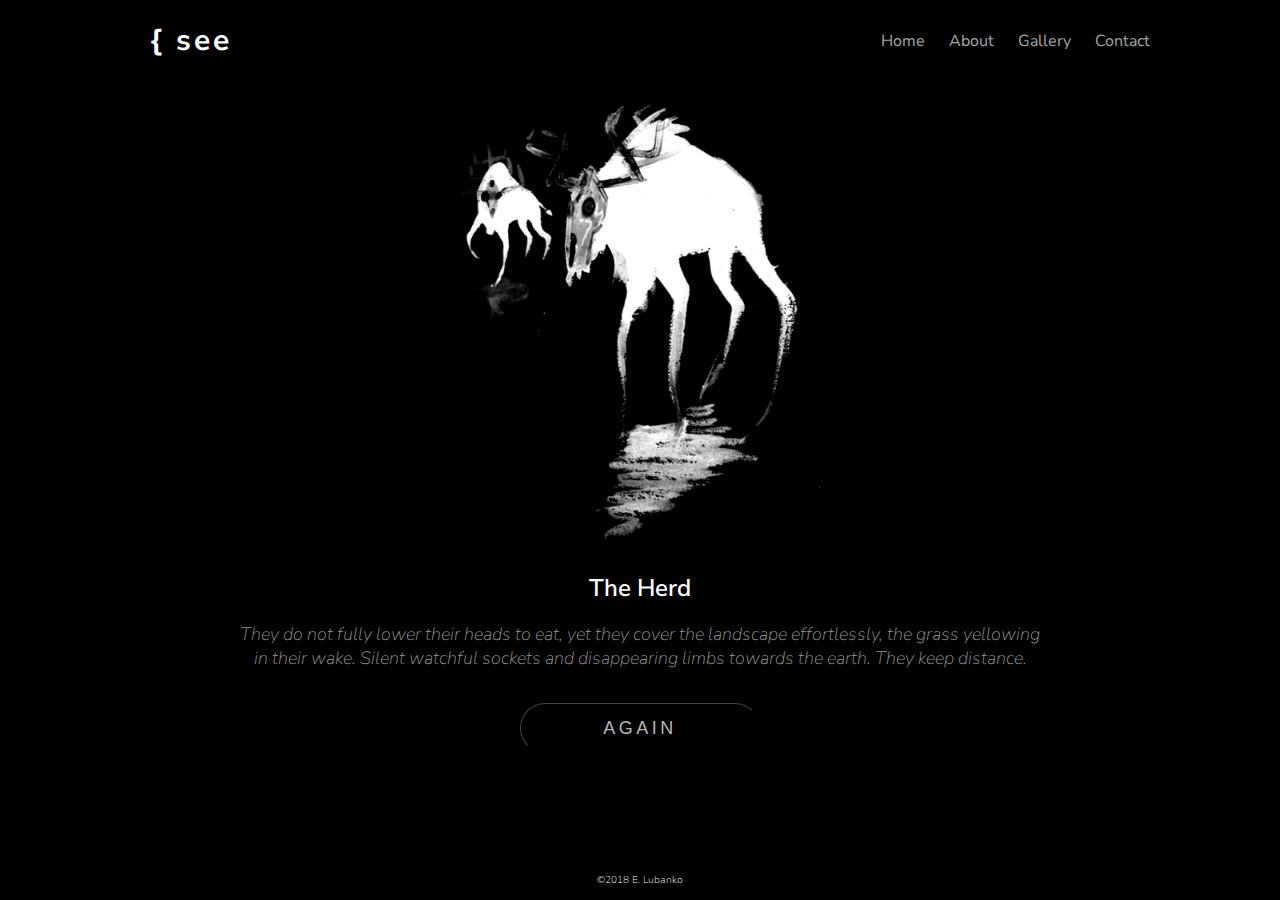
<file: main.html>
<!doctype html>
<html lang="en-us">
<head>
	<meta charset="utf-8">
	<meta name="viewport" content="width=device-width, initial-scale=1">
    <link rel="stylesheet" href="https://use.fontawesome.com/releases/v5.6.3/css/all.css" integrity="sha384-UHRtZLI+pbxtHCWp1t77Bi1L4ZtiqrqD80Kn4Z8NTSRyMA2Fd33n5dQ8lWUE00s/" crossorigin="anonymous">
	<title> + + + s e e + + +</title>
	<link rel="stylesheet" href="css/style.css">
</head>
<body>
		<header>
        
                <h1 id="logo"><a href="index.html">{ see </a></h1>
                
                <nav>
                    <!-- menu icon goes here display hidden -->

                    <i id="hamburger" class="fas fa-bars"></i>
                    <ul>
                        <li><a href="index.html">Home</a></li>
                        <li><a href="about.html">About</a></li>
                        <li><a class ="secretgallery" href="gallery.html">Gallery</a></li>
                        <li><a href="contact.html">Contact</a></li>
                    </ul>
                </nav>
                
            </header>
    <ul id="dropDown">
            <li class="dropdownpoint"><a href="index.html">Home</a></li>
            <li class="dropdownpoint"><a href="about.html">About</a></li>
            <li class="dropdownpoint"><a class ="secretgallery" href="gallery.html">Gallery</a></li>
            <li class="dropdownpoint"><a href="contact.html">Contact</a></li>
    </ul>

<div class="wrapper">
<!-- <div class="leftbgimage"></div> -->
    <section id = "mainarea">

        <div id="herd">
            <img class="imagecurse" src="images/theherd.png">

            <h2>The Herd</h2>

            <p class = "introwelcome">
            They do not fully lower their heads to eat, yet they cover the landscape effortlessly, the grass yellowing in their wake. Silent watchful sockets and disappearing limbs towards the earth. They keep distance.
            </p>
        </div>

    <div class="buttonarea">
        
        
        <button class="button begin" id="togglebutton" onclick="window.location.href='imagepairings.html'">AGAIN</button>

        <!-- <button class="button begin">AGAIN</button> -->

        <!-- <button class="button secretgallerybutton" onclick="window.location.href='gallery.html'">VIEW GALLERY</button> -->

        <!-- <button class="button again">AGAIN</button> -->
    </div>

    </section>
</div>
<!-- <div class="rightbgimage"></div> -->
	<footer>
            ©2018 E. Lubanko 
    </footer>

    <script src="https://ajax.googleapis.com/ajax/libs/jquery/3.3.1/jquery.min.js"></script>	
    <script src="js/index.js"></script>
</body>
</html>
</file>
<file: css/style.css>
@import url('https://fonts.googleapis.com/css?family=Nunito+Sans:200,200i,300,300i,600,700');

* {
    box-sizing: border-box;
   
}

body {
    font-family: 'Nunito Sans', sans-serif;
    background-color: black;
    color: white;
    margin: 0px;
    padding: 0px;

}

header {
    /* background-color: #161616; */
    /* margin-bottom: 20px; */
    display: flex;
    justify-content: space-between;
    width: 100%;

}



#logo {
    font-weight: 700;
    letter-spacing: 3px;
    font-size: 30px;
    padding-left: 30px;
}



#hamburger {
    /* padding-right: 15px; */
    font-size: 24px;
    padding-top: 20px;
    margin-right: 20px;
}

nav ul {
    display: none;

}

ul {
    list-style: none;
    padding-right: 10px;


}

li {
    display: inline-block;
    /* float: left; */
    /* padding: 10px; */
    padding-top: 30px;
    padding-right: 20px;
    color: #a5a5a5;
}

#dropDown {
    box-sizing: border-box;
    padding: 0;
    margin: 0;
    display: none;
}
#dropDown ul{
    /* display: block; */
    margin: 0 auto;
    margin-inline-start: 0px;
    margin-inline-end: 0px;
    padding-inline-start: 0px;
}

.dropdownpoint {
    display: block;
    text-align: center;
    padding: 0px;
    padding-top: 10px; 
    padding-bottom: 10px; 
    border-bottom: 1px dotted #353535;

}

.dropdownpoint:hover {
    background-color: #1a1a1a;
    color: white;
}
a {
    text-decoration: none;
    color: white;
}


/* .dropdownpoint a:hover {
    color: white;
} */

li a {
    color: #a5a5a5;
    font-size: 16px;
 }

.secretgallery {
    /* display: none; */
}


#mainarea {
    width: 70%;
    max-width: 800px;
    text-align: center;
    margin: 0 auto;
}


h2 {
    font-weight: 600;
    font-size: 24px;
    padding-bottom: 0px;
    margin-top: 5px;
    margin-bottom: 4px;
}

.introwelcome { 
    font-weight: 200;
    font-size: 18px;
    color: #999999;
    padding-bottom: 15px;
    font-style: italic
}


.imagecurse {
    width: 80%;
    max-height: 500px;
    max-width: 500px;
    /* max-height: 500px; */
}

.aboutimage {
    width: 60% 
    
}
.buttonarea {
    margin: 0 auto;
    display: flex;
    /* flex-direction: column; 
    align-content: center; */
    flex-wrap: wrap;

}
.button {
    width: 240px;
    height: 50px;    
    border-width: 1px;
    border-radius: 50px;
    background-color: black;
    border-color: #454545;
    color: #b8b8b8;
    font-size: 18px;
    font-weight: 200px;
    letter-spacing: 3.5px;
    display: block;
    margin: 0 auto;
    margin-bottom: 20px;
    text-align: center;

}

.button:active {
    background-color: #353535;
}

.button:hover {
    background-color: #0f0f0f;
}

.secretgallerybutton {
    display: none;
    padding-top: 20 px;
}

.again {
    margin-top: 30px;
}
 
footer {
    text-align: center;
    font-size: 10px;
    font-weight: 200;
    padding-top: 100px;
}

.wrapper {
    margin: 0 auto;
}

p { 
    font-weight: 200;
    font-size: 18px;
    color: #999999;
    padding-bottom: 30px;
    font-style: italic;
    text-align: center;
}

.listpoem {
    margin-bottom: 80px;
}

.social {
    color: #cbcbcb;
    }
@media only screen and (max-width: 400px){

li {
    font-size: 12px;
}
    .imagecurse {
        width: 100%;
    }
    .aboutimage {
        width: 100%;
    }

    h2 {
        font-weight: 600;
        font-size: 20px;
        padding-bottom: 10px;
    }
    
    .introwelcome {
        font-size: 14px;
    }

    .button {
        width: 200px;
        height: 40px;    
        border-width: 1px;
        border-radius: 50px;
        background-color: black;
        border-color: #454545;
        color: #b8b8b8;
        font-size: 14px;
        font-weight: 200px;
        letter-spacing: 3.5px;
        margin-bottom: 20px;
    }
}

.responsive-image {
    max-width: 90%;
    margin: 0 auto;
}

.cell img {
    display: block;
    padding-bottom: 35px;
}




@media only screen and (min-width: 401px){

    nav i {
        display: none;
    }
    
    #hamburger {
        display: none;
    }
    nav ul {
        display: unset;
    
    }

    li {
        display: inline-block;
        /* float: left; */
        /* padding: 10px; */
        padding-top: 30px;
        padding-right: 20px;
        color: #a5a5a5;
    }
    
    a {
        text-decoration: none;
        color: white;
    }

    li a {
       color: #a5a5a5;
       font-size: 14px;
    }

}


@media only screen and (max-width: 500px){
    #logo {
        font-size: 22px;
        margin-top: 26px;
    }

ul {
    margin-left: 0px;
    padding-left: 0px;
    font-size: 13px;
}
}

@media screen and (min-width: 600px){
    .grid {
        display: flex;
        flex-wrap: wrap;
        flex-direction: row;
    }

    .cell {
        width: 50%;
    }

    ul {
        margin-left: 0px;
        padding-left: 0px;
        font-size: 16px;
    }
}

@media only screen and ( min-width: 960px){
    .aboutimage {
        width: 60%;
    }

    .imagecurse {
        width: 60%;
    }

    #logo {
        font-weight: 700;
        letter-spacing: 3px;
        font-size: 30px;
        padding-left: 150px;
    }
    
    nav {
        padding-right: 100px;
    }

    li a {
        font-size: 16px;
     }
 

     .cell {
         width: calc(100% /3);
     }

     #gallery {
         margin: 0 auto;
         max-width: 1300px;
     }
}
</file>
